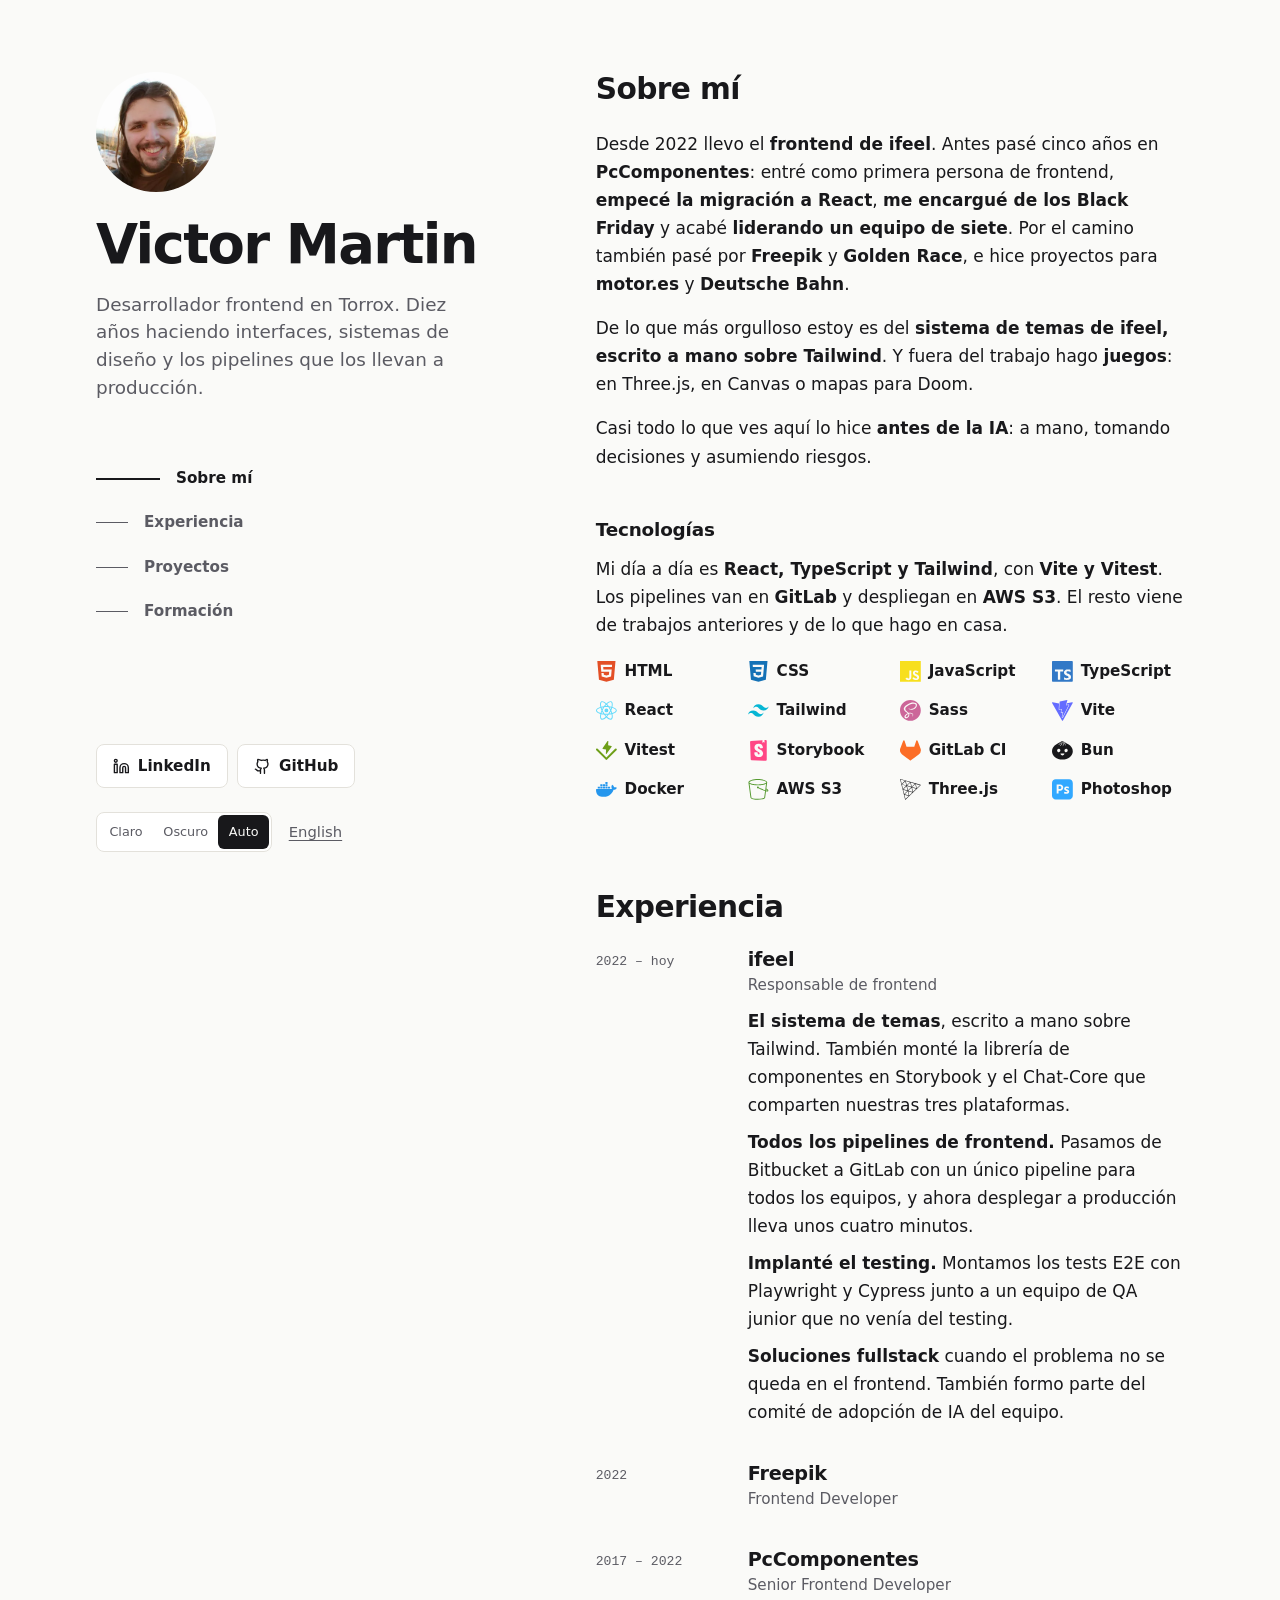
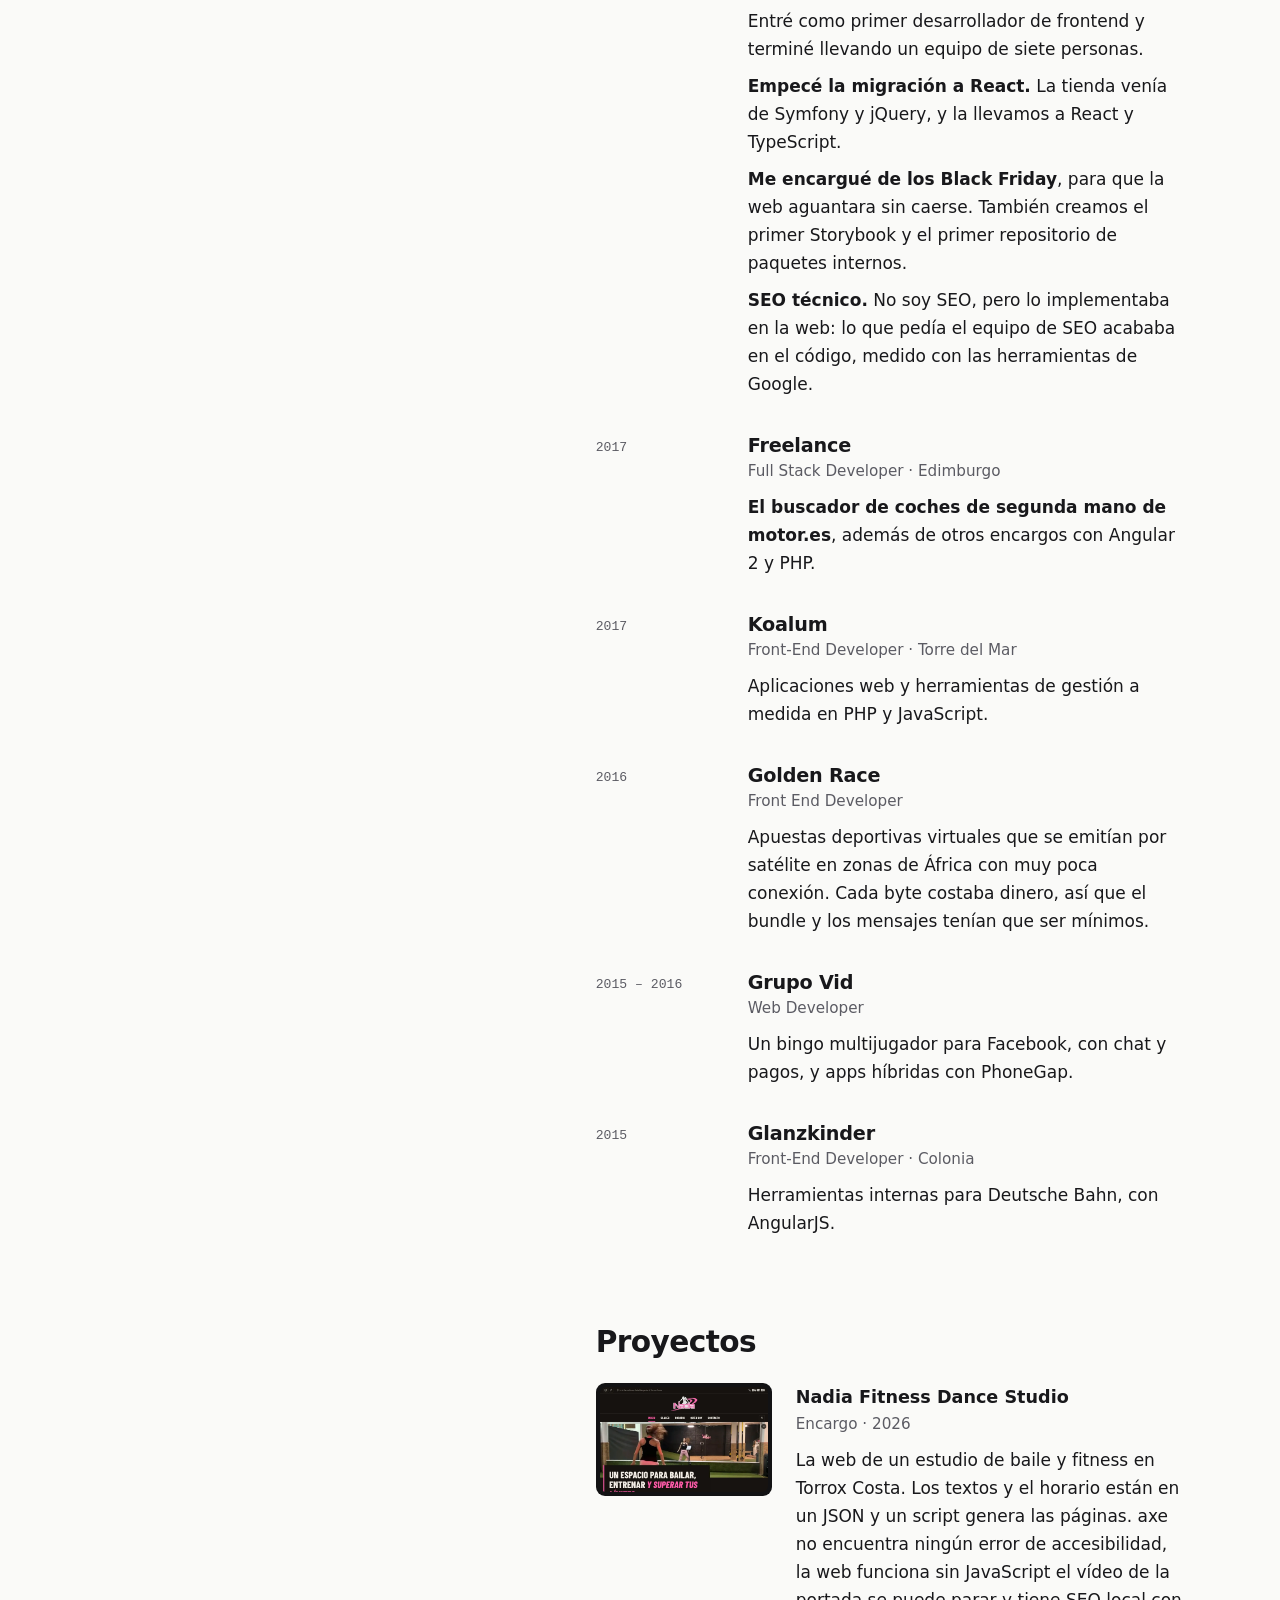
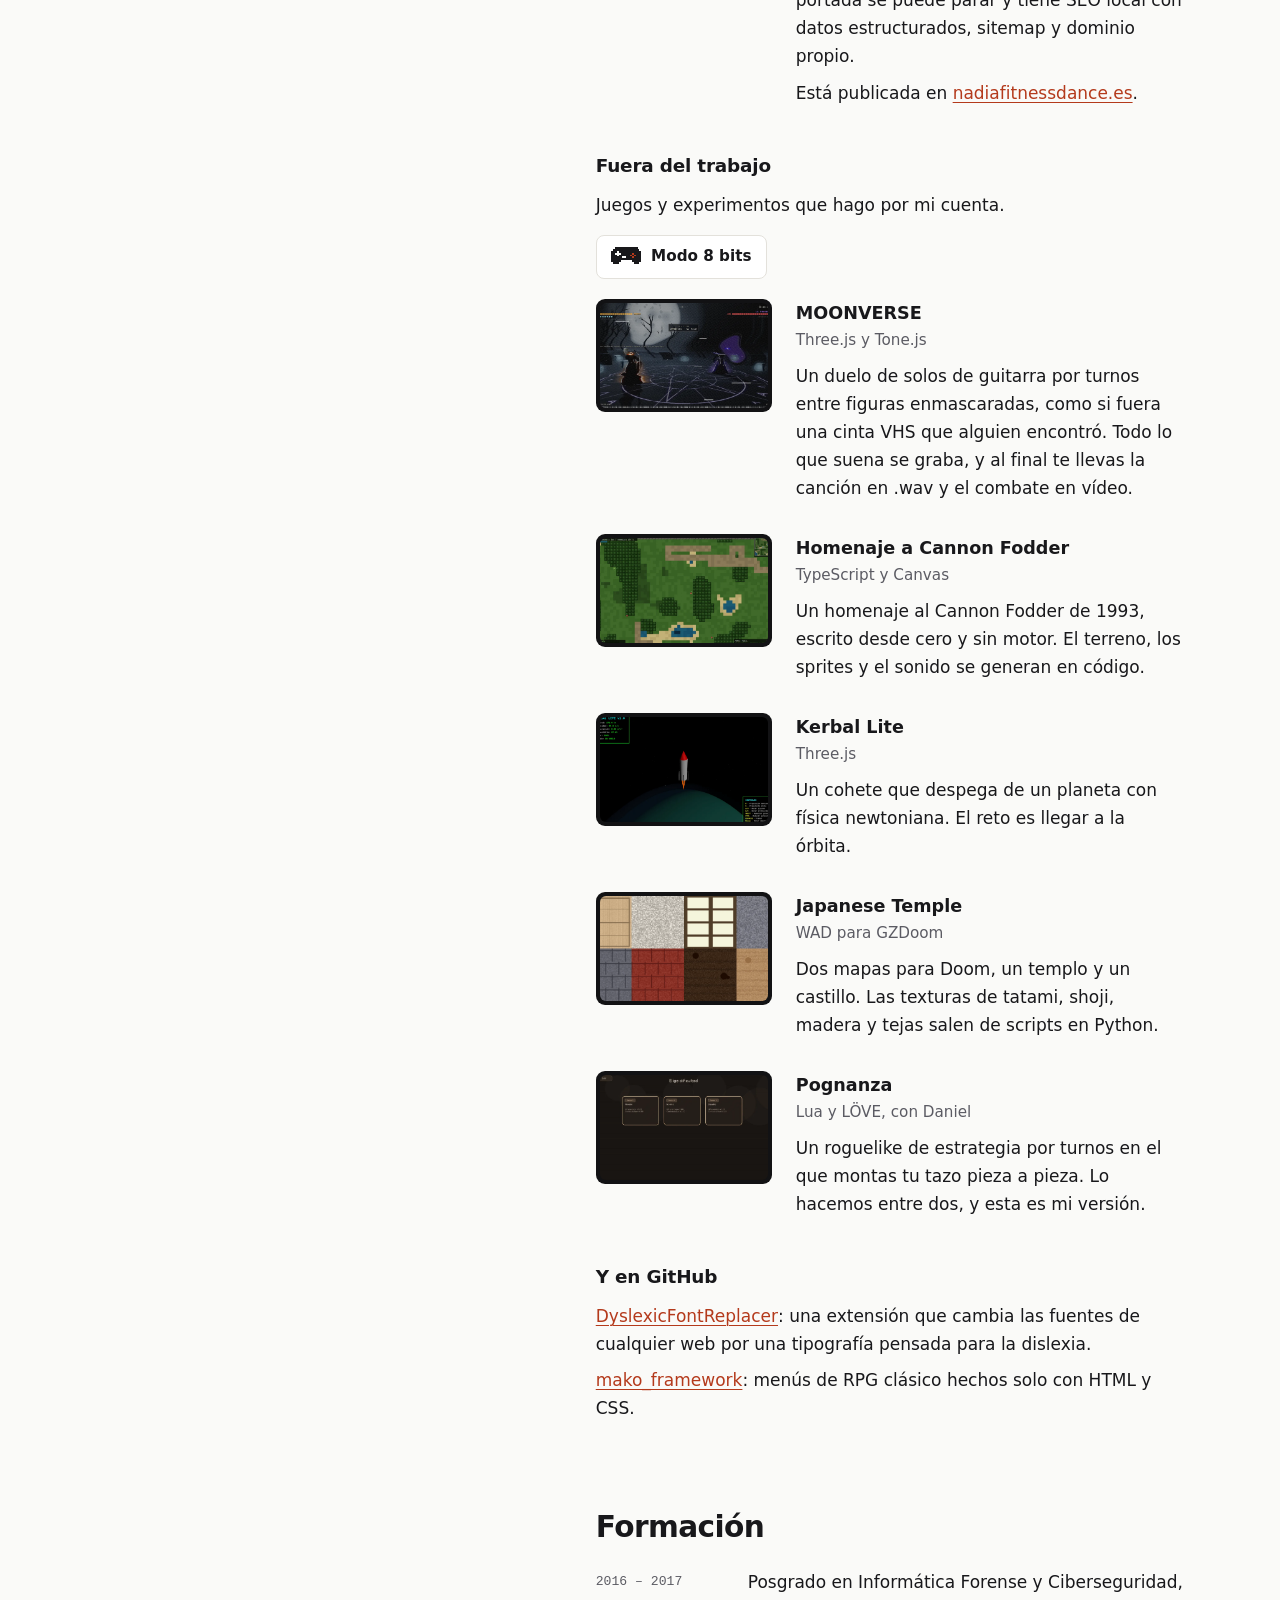
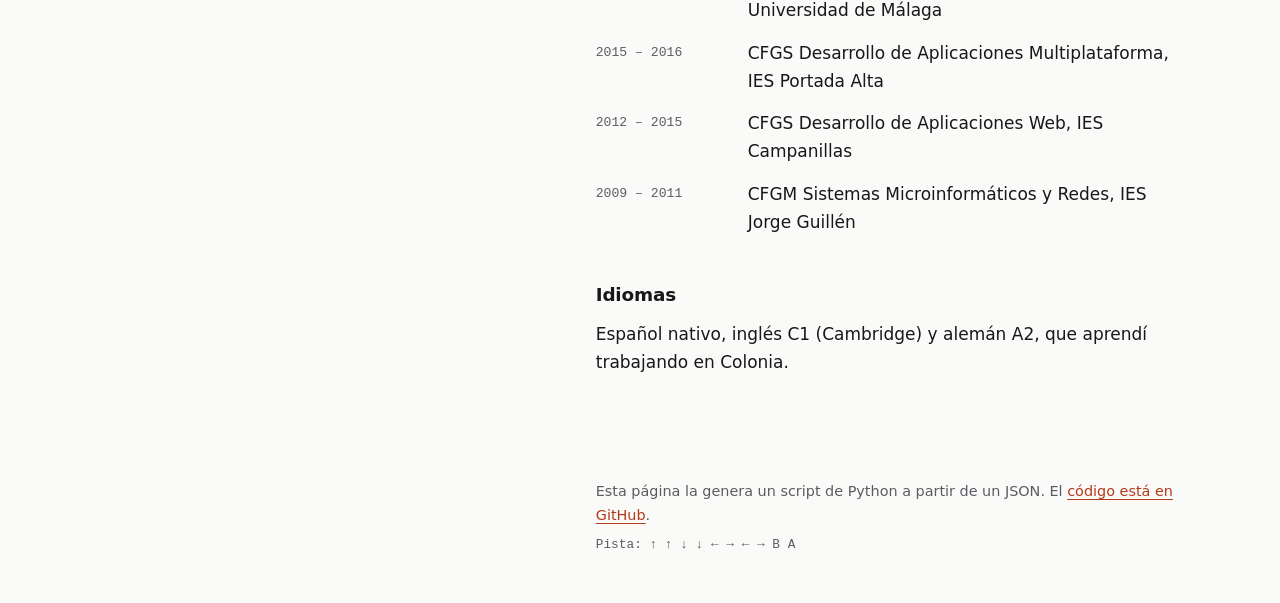
<file: index.html>
<!doctype html>
<html lang="es">
<head>
<meta charset="utf-8">
<meta name="viewport" content="width=device-width, initial-scale=1">
<title>Victor Martin Rodriguez, desarrollador frontend</title>
<meta name="description" content="Desarrollador frontend en Torrox (Málaga). Responsable de frontend en ifeel desde 2022; antes, cinco años en PcComponentes.">
<link rel="canonical" href="https://negimaru.github.io/"><link rel="alternate" hreflang="es" href="https://negimaru.github.io/"><link rel="alternate" hreflang="en" href="https://negimaru.github.io/en/"><link rel="alternate" hreflang="x-default" href="https://negimaru.github.io/">
<meta property="og:type" content="profile">
<meta property="og:title" content="Victor Martin Rodriguez, desarrollador frontend">
<meta property="og:description" content="Desarrollador frontend en Torrox (Málaga). Responsable de frontend en ifeel desde 2022; antes, cinco años en PcComponentes.">
<meta property="og:url" content="https://negimaru.github.io/">
<meta property="og:locale" content="es_ES">
<meta property="og:image" content="https://negimaru.github.io/assets/img/og.png">
<meta property="og:image:width" content="1200"><meta property="og:image:height" content="630">
<meta name="twitter:card" content="summary_large_image">
<link rel="icon" href="assets/img/favicon.svg" type="image/svg+xml">
<script>try{var t=localStorage.getItem("theme");if(t==="dark"||t==="light"||t==="8bit")document.documentElement.dataset.theme=t}catch(_){}</script>
<link rel="stylesheet" href="assets/css/site.css?v=11">
<script src="assets/js/site.js?v=7" defer></script>
</head>
<body>
<a class="skip" href="#main">Saltar al contenido</a>
<div class="layout">
<header class="side">
<div class="tools"><div class="seg" role="group" aria-label="Tema" hidden><button type="button" data-theme-set="light" aria-pressed="false">Claro</button><button type="button" data-theme-set="dark" aria-pressed="false">Oscuro</button><button type="button" data-theme-set="auto" aria-pressed="false">Auto</button></div><a class="lang" href="en/" hreflang="en" lang="en">English</a></div>
<img class="avatar" src="assets/img/me.webp" width="320" height="320" alt="Victor Martin sonriendo al atardecer">
<h1 id="t-intro"><a href="./">Victor Martin</a></h1>
<p class="hud" aria-hidden="true">LV 10 · CLASE: FRONTEND</p>
<p class="lead">Desarrollador frontend en Torrox. Diez años haciendo interfaces, sistemas de diseño y los pipelines que los llevan a producción.</p>
<nav aria-label="Secciones"><ul class="toc"><li><a href="./#sobre-mi">Sobre mí</a></li><li><a href="./#experiencia">Experiencia</a></li><li><a href="./#proyectos">Proyectos</a></li><li><a href="./#formacion">Formación</a></li></ul></nav>
<p class="social"><a class="btn" href="https://www.linkedin.com/in/victor-martin-rodriguez/" target="_blank" rel="noopener"><svg class="i" viewBox="0 0 24 24" fill="none" stroke="currentColor" stroke-width="2" stroke-linecap="round" stroke-linejoin="round" aria-hidden="true" focusable="false"><path d="M16 8a6 6 0 0 1 6 6v7h-4v-7a2 2 0 0 0-4 0v7h-4v-7a6 6 0 0 1 6-6z"/><rect x="2" y="9" width="4" height="12"/><circle cx="4" cy="4" r="2"/></svg>LinkedIn<span class="sr-only"> (se abre en otra pestaña)</span></a><a class="btn" href="https://github.com/negimaru" target="_blank" rel="noopener"><svg class="i" viewBox="0 0 24 24" fill="none" stroke="currentColor" stroke-width="2" stroke-linecap="round" stroke-linejoin="round" aria-hidden="true" focusable="false"><path d="M15 22v-4a4.8 4.8 0 0 0-1-3.5c3 0 6-2 6-5.5.1-1.3-.3-2.5-1-3.5.3-1.2.3-2.4 0-3.5 0 0-1 0-3 1.5a10.4 10.4 0 0 0-5.5 0C6.5 2 5.5 2 5.5 2c-.3 1.1-.3 2.3 0 3.5A5.4 5.4 0 0 0 4.5 9c0 3.5 3 5.5 6 5.5-.4.5-.8 1-1 1.6-.2.6-.3 1.2-.2 1.9v4"/><path d="M9 18c-4.5 2-5-2-7-2"/></svg>GitHub<span class="sr-only"> (se abre en otra pestaña)</span></a></p>
</header>
<main id="main">
<section id="sobre-mi" class="sec" aria-labelledby="t-about">
<h2 id="t-about">Sobre mí</h2>
<div class="story"><p>Desde 2022 llevo el <strong>frontend de ifeel</strong>. Antes pasé cinco años en <strong>PcComponentes</strong>: entré como primera persona de frontend, <strong>empecé la migración a React</strong>, <strong>me encargué de los Black Friday</strong> y acabé <strong>liderando un equipo de siete</strong>. Por el camino también pasé por <strong>Freepik</strong> y <strong>Golden Race</strong>, e hice proyectos para <strong>motor.es</strong> y <strong>Deutsche Bahn</strong>.</p><p>De lo que más orgulloso estoy es del <strong>sistema de temas de ifeel, escrito a mano sobre Tailwind</strong>. Y fuera del trabajo hago <strong>juegos</strong>: en Three.js, en Canvas o mapas para Doom.</p><p>Casi todo lo que ves aquí lo hice <strong>antes de la IA</strong>: a mano, tomando decisiones y asumiendo riesgos.</p></div>
<h3 class="sub">Tecnologías</h3>
<p>Mi día a día es <strong>React, TypeScript y Tailwind</strong>, con <strong>Vite y Vitest</strong>. Los pipelines van en <strong>GitLab</strong> y despliegan en <strong>AWS S3</strong>. El resto viene de trabajos anteriores y de lo que hago en casa.</p>
<ul class="techs"><li class="tech"><svg viewBox="0 0 24 24" aria-hidden="true" focusable="false"><path fill="#E34F26" d="M1.5 0h21l-1.91 21.563L11.977 24l-8.564-2.438L1.5 0zm7.031 9.75l-.232-2.718 10.059.003.23-2.622L5.412 4.41l.698 8.01h9.126l-.326 3.426-2.91.804-2.955-.81-.188-2.11H6.248l.33 4.171L12 19.351l5.379-1.443.744-8.157H8.531z"/></svg><span>HTML</span></li><li class="tech"><svg viewBox="0 0 24 24" aria-hidden="true" focusable="false"><path fill="#1572B6" d="M1.5 0h21l-1.91 21.563L11.977 24l-8.565-2.438L1.5 0zm17.09 4.413L5.41 4.41l.213 2.622 10.125.002-.255 2.716h-6.64l.24 2.573h6.182l-.366 3.523-2.91.804-2.956-.81-.188-2.11h-2.61l.29 3.855L12 19.288l5.373-1.53L18.59 4.414z"/></svg><span>CSS</span></li><li class="tech"><svg viewBox="0 0 24 24" aria-hidden="true" focusable="false"><path fill="#F7DF1E" d="M0 0h24v24H0V0zm22.034 18.276c-.175-1.095-.888-2.015-3.003-2.873-.736-.345-1.554-.585-1.797-1.14-.091-.33-.105-.51-.046-.705.15-.646.915-.84 1.515-.66.39.12.75.42.976.9 1.034-.676 1.034-.676 1.755-1.125-.27-.42-.404-.601-.586-.78-.63-.705-1.469-1.065-2.834-1.034l-.705.089c-.676.165-1.32.525-1.71 1.005-1.14 1.291-.811 3.541.569 4.471 1.365 1.02 3.361 1.244 3.616 2.205.24 1.17-.87 1.545-1.966 1.41-.811-.18-1.26-.586-1.755-1.336l-1.83 1.051c.21.48.45.689.81 1.109 1.74 1.756 6.09 1.666 6.871-1.004.029-.09.24-.705.074-1.65l.046.067zm-8.983-7.245h-2.248c0 1.938-.009 3.864-.009 5.805 0 1.232.063 2.363-.138 2.711-.33.689-1.18.601-1.566.48-.396-.196-.597-.466-.83-.855-.063-.105-.11-.196-.127-.196l-1.825 1.125c.305.63.75 1.172 1.324 1.517.855.51 2.004.675 3.207.405.783-.226 1.458-.691 1.811-1.411.51-.93.402-2.07.397-3.346.012-2.054 0-4.109 0-6.179l.004-.056z"/></svg><span>JavaScript</span></li><li class="tech"><svg viewBox="0 0 24 24" aria-hidden="true" focusable="false"><path fill="#3178C6" d="M1.125 0C.502 0 0 .502 0 1.125v21.75C0 23.498.502 24 1.125 24h21.75c.623 0 1.125-.502 1.125-1.125V1.125C24 .502 23.498 0 22.875 0zm17.363 9.75c.612 0 1.154.037 1.627.111a6.38 6.38 0 0 1 1.306.34v2.458a3.95 3.95 0 0 0-.643-.361 5.093 5.093 0 0 0-.717-.26 5.453 5.453 0 0 0-1.426-.2c-.3 0-.573.028-.819.086a2.1 2.1 0 0 0-.623.242c-.17.104-.3.229-.393.374a.888.888 0 0 0-.14.49c0 .196.053.373.156.529.104.156.252.304.443.444s.423.276.696.41c.273.135.582.274.926.416.47.197.892.407 1.266.628.374.222.695.473.963.753.268.279.472.598.614.957.142.359.214.776.214 1.253 0 .657-.125 1.21-.373 1.656a3.033 3.033 0 0 1-1.012 1.085 4.38 4.38 0 0 1-1.487.596c-.566.12-1.163.18-1.79.18a9.916 9.916 0 0 1-1.84-.164 5.544 5.544 0 0 1-1.512-.493v-2.63a5.033 5.033 0 0 0 3.237 1.2c.333 0 .624-.03.872-.09.249-.06.456-.144.623-.25.166-.108.29-.234.373-.38a1.023 1.023 0 0 0-.074-1.089 2.12 2.12 0 0 0-.537-.5 5.597 5.597 0 0 0-.807-.444 27.72 27.72 0 0 0-1.007-.436c-.918-.383-1.602-.852-2.053-1.405-.45-.553-.676-1.222-.676-2.005 0-.614.123-1.141.369-1.582.246-.441.58-.804 1.004-1.089a4.494 4.494 0 0 1 1.47-.629 7.536 7.536 0 0 1 1.77-.201zm-15.113.188h9.563v2.166H9.506v9.646H6.789v-9.646H3.375z"/></svg><span>TypeScript</span></li><li class="tech"><svg viewBox="0 0 24 24" aria-hidden="true" focusable="false"><path fill="#61DAFB" d="M14.23 12.004a2.236 2.236 0 0 1-2.235 2.236 2.236 2.236 0 0 1-2.236-2.236 2.236 2.236 0 0 1 2.235-2.236 2.236 2.236 0 0 1 2.236 2.236zm2.648-10.69c-1.346 0-3.107.96-4.888 2.622-1.78-1.653-3.542-2.602-4.887-2.602-.41 0-.783.093-1.106.278-1.375.793-1.683 3.264-.973 6.365C1.98 8.917 0 10.42 0 12.004c0 1.59 1.99 3.097 5.043 4.03-.704 3.113-.39 5.588.988 6.38.32.187.69.275 1.102.275 1.345 0 3.107-.96 4.888-2.624 1.78 1.654 3.542 2.603 4.887 2.603.41 0 .783-.09 1.106-.275 1.374-.792 1.683-3.263.973-6.365C22.02 15.096 24 13.59 24 12.004c0-1.59-1.99-3.097-5.043-4.032.704-3.11.39-5.587-.988-6.38-.318-.184-.688-.277-1.092-.278zm-.005 1.09v.006c.225 0 .406.044.558.127.666.382.955 1.835.73 3.704-.054.46-.142.945-.25 1.44-.96-.236-2.006-.417-3.107-.534-.66-.905-1.345-1.727-2.035-2.447 1.592-1.48 3.087-2.292 4.105-2.295zm-9.77.02c1.012 0 2.514.808 4.11 2.28-.686.72-1.37 1.537-2.02 2.442-1.107.117-2.154.298-3.113.538-.112-.49-.195-.964-.254-1.42-.23-1.868.054-3.32.714-3.707.19-.09.4-.127.563-.132zm4.882 3.05c.455.468.91.992 1.36 1.564-.44-.02-.89-.034-1.345-.034-.46 0-.915.01-1.36.034.44-.572.895-1.096 1.345-1.565zM12 8.1c.74 0 1.477.034 2.202.093.406.582.802 1.203 1.183 1.86.372.64.71 1.29 1.018 1.946-.308.655-.646 1.31-1.013 1.95-.38.66-.773 1.288-1.18 1.87-.728.063-1.466.098-2.21.098-.74 0-1.477-.035-2.202-.093-.406-.582-.802-1.204-1.183-1.86-.372-.64-.71-1.29-1.018-1.946.303-.657.646-1.313 1.013-1.954.38-.66.773-1.286 1.18-1.868.728-.064 1.466-.098 2.21-.098zm-3.635.254c-.24.377-.48.763-.704 1.16-.225.39-.435.782-.635 1.174-.265-.656-.49-1.31-.676-1.947.64-.15 1.315-.283 2.015-.386zm7.26 0c.695.103 1.365.23 2.006.387-.18.632-.405 1.282-.66 1.933-.2-.39-.41-.783-.64-1.174-.225-.392-.465-.774-.705-1.146zm3.063.675c.484.15.944.317 1.375.498 1.732.74 2.852 1.708 2.852 2.476-.005.768-1.125 1.74-2.857 2.475-.42.18-.88.342-1.355.493-.28-.958-.646-1.956-1.1-2.98.45-1.017.81-2.01 1.085-2.964zm-13.395.004c.278.96.645 1.957 1.1 2.98-.45 1.017-.812 2.01-1.086 2.964-.484-.15-.944-.318-1.37-.5-1.732-.737-2.852-1.706-2.852-2.474 0-.768 1.12-1.742 2.852-2.476.42-.18.88-.342 1.356-.494zm11.678 4.28c.265.657.49 1.312.676 1.948-.64.157-1.316.29-2.016.39.24-.375.48-.762.705-1.158.225-.39.435-.788.636-1.18zm-9.945.02c.2.392.41.783.64 1.175.23.39.465.772.705 1.143-.695-.102-1.365-.23-2.006-.386.18-.63.406-1.282.66-1.933zM17.92 16.32c.112.493.2.968.254 1.423.23 1.868-.054 3.32-.714 3.708-.147.09-.338.128-.563.128-1.012 0-2.514-.807-4.11-2.28.686-.72 1.37-1.536 2.02-2.44 1.107-.118 2.154-.3 3.113-.54zm-11.83.01c.96.234 2.006.415 3.107.532.66.905 1.345 1.727 2.035 2.446-1.595 1.483-3.092 2.295-4.11 2.295-.22-.005-.406-.05-.553-.132-.666-.38-.955-1.834-.73-3.703.054-.46.142-.944.25-1.438zm4.56.64c.44.02.89.034 1.345.034.46 0 .915-.01 1.36-.034-.44.572-.895 1.095-1.345 1.565-.455-.47-.91-.993-1.36-1.565z"/></svg><span>React</span></li><li class="tech"><svg viewBox="0 0 24 24" aria-hidden="true" focusable="false"><path fill="#06B6D4" d="M12.001,4.8c-3.2,0-5.2,1.6-6,4.8c1.2-1.6,2.6-2.2,4.2-1.8c0.913,0.228,1.565,0.89,2.288,1.624 C13.666,10.618,15.027,12,18.001,12c3.2,0,5.2-1.6,6-4.8c-1.2,1.6-2.6,2.2-4.2,1.8c-0.913-0.228-1.565-0.89-2.288-1.624 C16.337,6.182,14.976,4.8,12.001,4.8z M6.001,12c-3.2,0-5.2,1.6-6,4.8c1.2-1.6,2.6-2.2,4.2-1.8c0.913,0.228,1.565,0.89,2.288,1.624 c1.177,1.194,2.538,2.576,5.512,2.576c3.2,0,5.2-1.6,6-4.8c-1.2,1.6-2.6,2.2-4.2,1.8c-0.913-0.228-1.565-0.89-2.288-1.624 C10.337,13.382,8.976,12,6.001,12z"/></svg><span>Tailwind</span></li><li class="tech"><svg viewBox="0 0 24 24" aria-hidden="true" focusable="false"><path fill="#CC6699" d="M12 0c6.627 0 12 5.373 12 12s-5.373 12-12 12S0 18.627 0 12 5.373 0 12 0zM9.615 15.998c.175.645.156 1.248-.024 1.792l-.065.18c-.024.061-.052.12-.078.176-.14.29-.326.56-.555.81-.698.759-1.672 1.047-2.09.805-.45-.262-.226-1.335.584-2.19.871-.918 2.12-1.509 2.12-1.509v-.003l.108-.061zm9.911-10.861c-.542-2.133-4.077-2.834-7.422-1.645-1.989.707-4.144 1.818-5.693 3.267C4.568 8.48 4.275 9.98 4.396 10.607c.427 2.211 3.457 3.657 4.703 4.73v.006c-.367.18-3.056 1.529-3.686 2.925-.675 1.47.105 2.521.615 2.655 1.575.436 3.195-.36 4.065-1.649.84-1.261.766-2.881.404-3.676.496-.135 1.08-.195 1.83-.104 2.101.24 2.521 1.56 2.43 2.1-.09.539-.523.854-.674.944-.15.091-.195.12-.181.181.015.09.091.09.21.075.165-.03 1.096-.45 1.141-1.471.045-1.29-1.186-2.729-3.375-2.7-.9.016-1.471.091-1.875.256-.03-.045-.061-.075-.105-.105-1.35-1.455-3.855-2.475-3.75-4.41.03-.705.285-2.564 4.8-4.814 3.705-1.846 6.661-1.335 7.171-.21.733 1.604-1.576 4.59-5.431 5.024-1.47.165-2.235-.404-2.431-.615-.209-.225-.239-.24-.314-.194-.12.06-.045.255 0 .375.12.3.585.825 1.396 1.095.704.225 2.43.359 4.5-.45 2.324-.899 4.139-3.405 3.614-5.505l.073.067z"/></svg><span>Sass</span></li><li class="tech"><svg viewBox="0 0 24 24" aria-hidden="true" focusable="false"><path fill="#646CFF" d="m8.286 10.578.512-8.657a.306.306 0 0 1 .247-.282L17.377.006a.306.306 0 0 1 .353.385l-1.558 5.403a.306.306 0 0 0 .352.385l2.388-.46a.306.306 0 0 1 .332.438l-6.79 13.55-.123.19a.294.294 0 0 1-.252.14c-.177 0-.35-.152-.305-.369l1.095-5.301a.306.306 0 0 0-.388-.355l-1.433.435a.306.306 0 0 1-.389-.354l.69-3.375a.306.306 0 0 0-.37-.36l-2.32.536a.306.306 0 0 1-.374-.316zm14.976-7.926L17.284 3.74l-.544 1.887 2.077-.4a.8.8 0 0 1 .84.369.8.8 0 0 1 .034.783L12.9 19.93l-.013.025-.015.023-.122.19a.801.801 0 0 1-.672.37.826.826 0 0 1-.634-.302.8.8 0 0 1-.16-.67l1.029-4.981-1.12.34a.81.81 0 0 1-.86-.262.802.802 0 0 1-.165-.67l.63-3.08-2.027.468a.808.808 0 0 1-.768-.233.81.81 0 0 1-.217-.6l.389-6.57-7.44-1.33a.612.612 0 0 0-.64.906L11.58 23.691a.612.612 0 0 0 1.066-.004l11.26-20.135a.612.612 0 0 0-.644-.9z"/></svg><span>Vite</span></li><li class="tech"><svg viewBox="0 0 24 24" aria-hidden="true" focusable="false"><path fill="#6E9F18" d="M13.74024 1.05293a.49504.49504 0 0 0-.1569.02512.49338.49338 0 0 0-.25056.1876L7.59513 9.56159a.4895.4895 0 0 0-.08373.22327.48846.48846 0 0 0 .03163.23629.4893.4893 0 0 0 .13985.19319.4927.4927 0 0 0 .2149.10481l3.70685.78609-.22947 4.58007a.48834.48834 0 0 0 .08466.30017.49205.49205 0 0 0 .24931.18854c.10157.03398.21174.03444.3135.00064a.49387.49387 0 0 0 .25056-.18761l5.73735-8.29594a.4884.4884 0 0 0 .08404-.22327c.009-.08015-.0016-.16137-.03163-.23629a.48835.48835 0 0 0-.13985-.19319.49318.49318 0 0 0-.2149-.1048l-3.70686-.7861.22947-4.58008a.48802.48802 0 0 0-.08466-.30017.4913.4913 0 0 0-.24931-.18853.49439.49439 0 0 0-.1566-.02574zM1.15697 9.78795c-.30647.0012-.60009.12378-.81679.34048a1.16107 1.16107 0 0 0-.34017.81648 1.162 1.162 0 0 0 .33366.81957l10.84241 10.8421a1.15762 1.15762 0 0 0 .37677.25211 1.1583 1.1583 0 0 0 .44467.08838c.00084 0 .0016-.00031.0025-.00031.00073 0 .0014.00031.0022.00031a1.15827 1.15827 0 0 0 .44467-.08838 1.15731 1.15731 0 0 0 .37677-.2521l10.84236-10.8421a1.16272 1.16272 0 0 0 .33397-.81958c-.0013-.30647-.12376-.59976-.34048-.81648a1.1616 1.1616 0 0 0-.81679-.34048 1.16114 1.16114 0 0 0-.81926.33366l-5.4012 5.4009c-.0078.0074-.01718.01255-.02482.02015L12 20.14011l-4.59776-4.59745c-.0074-.0074-.01659-.01238-.02419-.01954l-5.4015-5.40151a1.162 1.162 0 0 0-.81958-.33366Z"/></svg><span>Vitest</span></li><li class="tech"><svg viewBox="0 0 24 24" aria-hidden="true" focusable="false"><path fill="#FF4785" d="M16.71.243l-.12 2.71a.18.18 0 00.29.15l1.06-.8.9.7a.18.18 0 00.28-.14l-.1-2.76 1.33-.1a1.2 1.2 0 011.279 1.2v21.596a1.2 1.2 0 01-1.26 1.2l-16.096-.72a1.2 1.2 0 01-1.15-1.16l-.75-19.797a1.2 1.2 0 011.13-1.27L16.7.222zM13.64 9.3c0 .47 3.16.24 3.59-.08 0-3.2-1.72-4.89-4.859-4.89-3.15 0-4.899 1.72-4.899 4.29 0 4.45 5.999 4.53 5.999 6.959 0 .7-.32 1.1-1.05 1.1-.96 0-1.35-.49-1.3-2.16 0-.36-3.649-.48-3.769 0-.27 4.03 2.23 5.2 5.099 5.2 2.79 0 4.969-1.49 4.969-4.18 0-4.77-6.099-4.64-6.099-6.999 0-.97.72-1.1 1.13-1.1.45 0 1.25.07 1.19 1.87z"/></svg><span>Storybook</span></li><li class="tech"><svg viewBox="0 0 24 24" aria-hidden="true" focusable="false"><path fill="#FC6D26" d="m23.6004 9.5927-.0337-.0862L20.3.9814a.851.851 0 0 0-.3362-.405.8748.8748 0 0 0-.9997.0539.8748.8748 0 0 0-.29.4399l-2.2055 6.748H7.5375l-2.2057-6.748a.8573.8573 0 0 0-.29-.4412.8748.8748 0 0 0-.9997-.0537.8585.8585 0 0 0-.3362.4049L.4332 9.5015l-.0325.0862a6.0657 6.0657 0 0 0 2.0119 7.0105l.0113.0087.03.0213 4.976 3.7264 2.462 1.8633 1.4995 1.1321a1.0085 1.0085 0 0 0 1.2197 0l1.4995-1.1321 2.4619-1.8633 5.006-3.7489.0125-.01a6.0682 6.0682 0 0 0 2.0094-7.003z"/></svg><span>GitLab CI</span></li><li class="tech"><svg viewBox="0 0 24 24" aria-hidden="true" focusable="false"><path fill="currentColor" d="M12 22.596c6.628 0 12-4.338 12-9.688 0-3.318-2.057-6.248-5.219-7.986-1.286-.715-2.297-1.357-3.139-1.89C14.058 2.025 13.08 1.404 12 1.404c-1.097 0-2.334.785-3.966 1.821a49.92 49.92 0 0 1-2.816 1.697C2.057 6.66 0 9.59 0 12.908c0 5.35 5.372 9.687 12 9.687v.001ZM10.599 4.715c.334-.759.503-1.58.498-2.409 0-.145.202-.187.23-.029.658 2.783-.902 4.162-2.057 4.624-.124.048-.199-.121-.103-.209a5.763 5.763 0 0 0 1.432-1.977Zm2.058-.102a5.82 5.82 0 0 0-.782-2.306v-.016c-.069-.123.086-.263.185-.172 1.962 2.111 1.307 4.067.556 5.051-.082.103-.23-.003-.189-.126a5.85 5.85 0 0 0 .23-2.431Zm1.776-.561a5.727 5.727 0 0 0-1.612-1.806v-.014c-.112-.085-.024-.274.114-.218 2.595 1.087 2.774 3.18 2.459 4.407a.116.116 0 0 1-.049.071.11.11 0 0 1-.153-.026.122.122 0 0 1-.022-.083 5.891 5.891 0 0 0-.737-2.331Zm-5.087.561c-.617.546-1.282.76-2.063 1-.117 0-.195-.078-.156-.181 1.752-.909 2.376-1.649 2.999-2.778 0 0 .155-.118.188.085 0 .304-.349 1.329-.968 1.874Zm4.945 11.237a2.957 2.957 0 0 1-.937 1.553c-.346.346-.8.565-1.286.62a2.178 2.178 0 0 1-1.327-.62 2.955 2.955 0 0 1-.925-1.553.244.244 0 0 1 .064-.198.234.234 0 0 1 .193-.069h3.965a.226.226 0 0 1 .19.07c.05.053.073.125.063.197Zm-5.458-2.176a1.862 1.862 0 0 1-2.384-.245 1.98 1.98 0 0 1-.233-2.447c.207-.319.503-.566.848-.713a1.84 1.84 0 0 1 1.092-.11c.366.075.703.261.967.531a1.98 1.98 0 0 1 .408 2.114 1.931 1.931 0 0 1-.698.869v.001Zm8.495.005a1.86 1.86 0 0 1-2.381-.253 1.964 1.964 0 0 1-.547-1.366c0-.384.11-.76.32-1.079.207-.319.503-.567.849-.713a1.844 1.844 0 0 1 1.093-.108c.367.076.704.262.968.534a1.98 1.98 0 0 1 .4 2.117 1.932 1.932 0 0 1-.702.868Z"/></svg><span>Bun</span></li><li class="tech"><svg viewBox="0 0 24 24" aria-hidden="true" focusable="false"><path fill="#2496ED" d="M13.983 11.078h2.119a.186.186 0 00.186-.185V9.006a.186.186 0 00-.186-.186h-2.119a.185.185 0 00-.185.185v1.888c0 .102.083.185.185.185m-2.954-5.43h2.118a.186.186 0 00.186-.186V3.574a.186.186 0 00-.186-.185h-2.118a.185.185 0 00-.185.185v1.888c0 .102.082.185.185.185m0 2.716h2.118a.187.187 0 00.186-.186V6.29a.186.186 0 00-.186-.185h-2.118a.185.185 0 00-.185.185v1.887c0 .102.082.185.185.186m-2.93 0h2.12a.186.186 0 00.184-.186V6.29a.185.185 0 00-.185-.185H8.1a.185.185 0 00-.185.185v1.887c0 .102.083.185.185.186m-2.964 0h2.119a.186.186 0 00.185-.186V6.29a.185.185 0 00-.185-.185H5.136a.186.186 0 00-.186.185v1.887c0 .102.084.185.186.186m5.893 2.715h2.118a.186.186 0 00.186-.185V9.006a.186.186 0 00-.186-.186h-2.118a.185.185 0 00-.185.185v1.888c0 .102.082.185.185.185m-2.93 0h2.12a.185.185 0 00.184-.185V9.006a.185.185 0 00-.184-.186h-2.12a.185.185 0 00-.184.185v1.888c0 .102.083.185.185.185m-2.964 0h2.119a.185.185 0 00.185-.185V9.006a.185.185 0 00-.184-.186h-2.12a.186.186 0 00-.186.186v1.887c0 .102.084.185.186.185m-2.92 0h2.12a.185.185 0 00.184-.185V9.006a.185.185 0 00-.184-.186h-2.12a.185.185 0 00-.184.185v1.888c0 .102.082.185.185.185M23.763 9.89c-.065-.051-.672-.51-1.954-.51-.338.001-.676.03-1.01.087-.248-1.7-1.653-2.53-1.716-2.566l-.344-.199-.226.327c-.284.438-.49.922-.612 1.43-.23.97-.09 1.882.403 2.661-.595.332-1.55.413-1.744.42H.751a.751.751 0 00-.75.748 11.376 11.376 0 00.692 4.062c.545 1.428 1.355 2.48 2.41 3.124 1.18.723 3.1 1.137 5.275 1.137.983.003 1.963-.086 2.93-.266a12.248 12.248 0 003.823-1.389c.98-.567 1.86-1.288 2.61-2.136 1.252-1.418 1.998-2.997 2.553-4.4h.221c1.372 0 2.215-.549 2.68-1.009.309-.293.55-.65.707-1.046l.098-.288Z"/></svg><span>Docker</span></li><li class="tech"><svg viewBox="0 0 24 24" aria-hidden="true" focusable="false"><path fill="#569A31" d="M20.913 13.147l.12-.895c.947.576 1.258.922 1.354 1.071-.16.031-.562.046-1.474-.176zm-2.174 7.988a.547.547 0 0 0-.005.073c0 .084-.207.405-1.124.768a10.28 10.28 0 0 1-1.438.432c-1.405.325-3.128.504-4.853.504-4.612 0-7.412-1.184-7.412-1.704a.547.547 0 0 0-.005-.073L1.81 5.602c.135.078.28.154.432.227.042.02.086.038.128.057.134.062.272.122.417.18l.179.069c.154.058.314.114.478.168.043.013.084.029.13.043.207.065.423.127.646.187l.176.044c.175.044.353.087.534.127a23.414 23.414 0 0 0 .843.17l.121.023c.252.045.508.085.768.122.071.011.144.02.216.03.2.027.4.053.604.077l.24.027c.245.026.49.05.74.07l.081.009c.275.022.552.04.83.056l.233.012c.21.01.422.018.633.025a33.088 33.088 0 0 0 2.795-.026l.232-.011c.278-.016.555-.034.83-.056l.08-.008c.25-.02.497-.045.742-.072l.238-.026c.205-.024.408-.05.609-.077.07-.01.141-.019.211-.03.261-.037.519-.078.772-.122l.111-.02c.215-.04.427-.082.634-.125l.212-.047c.186-.041.368-.085.546-.13l.166-.042c.225-.06.444-.122.654-.189.04-.012.077-.026.115-.038a10.6 10.6 0 0 0 .493-.173c.058-.021.114-.044.17-.066.15-.06.293-.12.43-.185.038-.017.079-.034.116-.052.153-.073.3-.15.436-.228l-.976 7.245c-2.488-.78-5.805-2.292-7.311-3a1.09 1.09 0 0 0-1.088-1.085c-.6 0-1.088.489-1.088 1.088 0 .6.488 1.089 1.088 1.089.196 0 .378-.056.537-.148 1.72.812 5.144 2.367 7.715 3.15zm-7.42-20.047c5.677 0 9.676 1.759 9.75 2.736l-.014.113c-.01.033-.031.067-.048.101-.015.028-.026.057-.047.087-.024.033-.058.068-.09.102-.028.03-.051.06-.084.09-.038.035-.087.07-.133.105-.04.03-.074.06-.119.091-.053.036-.116.071-.177.107-.05.03-.095.06-.15.09-.068.036-.147.073-.222.11-.059.028-.114.057-.177.085-.084.038-.177.074-.268.111-.068.027-.13.054-.203.082-.097.036-.205.072-.31.107-.075.026-.148.053-.228.079-.111.035-.233.069-.35.103-.085.024-.165.05-.253.073-.124.034-.258.065-.389.098-.093.022-.181.046-.278.068-.139.032-.287.061-.433.091-.098.02-.191.041-.293.06-.155.03-.32.057-.482.084-.1.018-.198.036-.302.052-.166.026-.342.048-.515.072-.11.014-.213.03-.325.044-.181.023-.372.041-.56.06-.11.012-.218.025-.332.036-.188.016-.386.029-.58.043-.122.009-.24.02-.364.028-.207.012-.422.02-.635.028-.12.005-.234.012-.354.016a35.605 35.605 0 0 1-2.069 0c-.12-.004-.234-.011-.352-.016-.214-.008-.43-.016-.637-.028-.122-.008-.238-.02-.36-.027-.195-.015-.394-.028-.584-.044-.11-.01-.215-.024-.324-.035-.19-.02-.384-.038-.568-.06l-.315-.044c-.176-.024-.355-.046-.525-.073-.1-.015-.192-.033-.29-.05-.167-.028-.335-.055-.494-.086-.096-.018-.183-.038-.276-.056-.151-.032-.305-.062-.45-.095-.09-.02-.173-.043-.26-.064-.138-.034-.277-.067-.407-.102-.082-.022-.157-.046-.235-.069a11.75 11.75 0 0 1-.368-.108c-.075-.024-.141-.049-.213-.073-.11-.037-.223-.075-.325-.113-.067-.025-.125-.051-.188-.077-.096-.038-.195-.076-.282-.115-.06-.027-.11-.054-.166-.08-.08-.039-.162-.077-.233-.116-.052-.028-.094-.055-.142-.084-.063-.038-.13-.075-.185-.113-.043-.029-.075-.058-.113-.086-.048-.037-.098-.073-.139-.11-.032-.029-.054-.057-.08-.087-.033-.035-.069-.07-.093-.104-.02-.03-.031-.058-.046-.086-.018-.035-.039-.068-.049-.102l-.015-.113c.076-.977 4.074-2.736 9.748-2.736zm12.182 12.124c-.118-.628-.84-1.291-2.31-2.128l.963-7.16a.531.531 0 0 0 .005-.073C22.16 1.581 16.447 0 11.32 0 6.194 0 .482 1.581.482 3.851a.58.58 0 0 0 .005.072L2.819 21.25c.071 2.002 5.236 2.75 8.5 2.75 1.805 0 3.615-.188 5.098-.531.598-.138 1.133-.3 1.592-.48 1.18-.467 1.789-1.053 1.813-1.739l.945-7.018c.557.131 1.016.197 1.389.197.54 0 .902-.137 1.134-.413a.956.956 0 0 0 .21-.804Z"/></svg><span>AWS S3</span></li><li class="tech"><svg viewBox="0 0 24 24" aria-hidden="true" focusable="false"><path fill="currentColor" d="M.38 0a.268.268 0 0 0-.256.332l2.894 11.716a.268.268 0 0 0 .01.04l2.89 11.708a.268.268 0 0 0 .447.128L23.802 7.15a.268.268 0 0 0-.112-.45l-5.784-1.667a.268.268 0 0 0-.123-.035L6.38 1.715a.268.268 0 0 0-.144-.04L.456.01A.268.268 0 0 0 .38 0zm.374.654L5.71 2.08 1.99 5.664zM6.61 2.34l4.864 1.4-3.65 3.515zm-.522.12l1.217 4.926-4.877-1.4zm6.28 1.538l4.878 1.404-3.662 3.53zm-.52.13l1.208 4.9-4.853-1.392zm6.3 1.534l4.947 1.424-3.715 3.574zm-.524.12l1.215 4.926-4.876-1.398zm-15.432.696l4.964 1.424-3.726 3.586zM8.047 8.15l4.877 1.4-3.66 3.527zm-.518.137l1.236 5.017-4.963-1.432zm6.274 1.535l4.965 1.425-3.73 3.586zm-.52.127l1.235 5.012-4.958-1.43zm-9.63 2.438l4.873 1.406-3.656 3.523zm5.854 1.687l4.863 1.403-3.648 3.51zm-.54.04l1.214 4.927-4.875-1.4zm-3.896 4.02l5.037 1.442-3.782 3.638z"/></svg><span>Three.js</span></li><li class="tech"><svg viewBox="0 0 24 24" aria-hidden="true" focusable="false"><path fill="#31A8FF" d="M9.85 8.42c-.37-.15-.77-.21-1.18-.2-.26 0-.49 0-.68.01-.2-.01-.34 0-.41.01v3.36c.14.01.27.02.39.02h.53c.39 0 .78-.06 1.15-.18.32-.09.6-.28.82-.53.21-.25.31-.59.31-1.03.01-.31-.07-.62-.23-.89-.17-.26-.41-.46-.7-.57zM19.75.3H4.25C1.9.3 0 2.2 0 4.55v14.899c0 2.35 1.9 4.25 4.25 4.25h15.5c2.35 0 4.25-1.9 4.25-4.25V4.55C24 2.2 22.1.3 19.75.3zm-7.391 11.65c-.399.56-.959.98-1.609 1.22-.68.25-1.43.34-2.25.34-.24 0-.4 0-.5-.01s-.24-.01-.43-.01v3.209c.01.07-.04.131-.11.141H5.52c-.08 0-.12-.041-.12-.131V6.42c0-.07.03-.11.1-.11.17 0 .33 0 .56-.01.24-.01.49-.01.76-.02s.56-.01.87-.02c.31-.01.61-.01.91-.01.82 0 1.5.1 2.06.31.5.17.96.45 1.34.82.32.32.57.71.73 1.14.149.42.229.85.229 1.3.001.86-.199 1.57-.6 2.13zm7.091 3.89c-.28.4-.671.709-1.12.891-.49.209-1.09.318-1.811.318-.459 0-.91-.039-1.359-.129-.35-.061-.7-.17-1.02-.32-.07-.039-.121-.109-.111-.189v-1.74c0-.029.011-.07.041-.09.029-.02.06-.01.09.01.39.23.8.391 1.24.49.379.1.779.15 1.18.15.38 0 .65-.051.83-.141.16-.07.27-.24.27-.42 0-.141-.08-.27-.24-.4-.16-.129-.489-.279-.979-.471-.51-.18-.979-.42-1.42-.719-.31-.221-.569-.51-.761-.85-.159-.32-.239-.67-.229-1.021 0-.43.12-.84.341-1.21.25-.4.619-.72 1.049-.92.469-.239 1.059-.349 1.769-.349.41 0 .83.03 1.24.09.3.04.59.12.86.23.039.01.08.05.1.09.01.04.02.08.02.12v1.63c0 .04-.02.08-.05.1-.09.02-.14.02-.18 0-.3-.16-.62-.27-.96-.34-.37-.08-.74-.13-1.12-.13-.2-.01-.41.02-.601.07-.129.03-.24.1-.31.2-.05.08-.08.18-.08.27s.04.18.101.26c.09.11.209.2.34.27.229.12.47.23.709.33.541.18 1.061.43 1.541.73.33.209.6.49.789.83.16.318.24.67.23 1.029.011.471-.129.94-.389 1.331z"/></svg><span>Photoshop</span></li></ul>
</section>

<section id="experiencia" class="sec" aria-labelledby="t-work">
<h2 id="t-work">Experiencia</h2>
<ol class="rows"><li class="row"><p class="when">2022 – hoy</p><div class="what"><h3>ifeel</h3><p class="role">Responsable de frontend</p><p><strong>El sistema de temas</strong>, escrito a mano sobre Tailwind. También monté la librería de componentes en Storybook y el Chat-Core que comparten nuestras tres plataformas.</p><p><strong>Todos los pipelines de frontend.</strong> Pasamos de Bitbucket a GitLab con un único pipeline para todos los equipos, y ahora desplegar a producción lleva unos cuatro minutos.</p><p><strong>Implanté el testing.</strong> Montamos los tests E2E con Playwright y Cypress junto a un equipo de QA junior que no venía del testing.</p><p><strong>Soluciones fullstack</strong> cuando el problema no se queda en el frontend. También formo parte del comité de adopción de IA del equipo.</p></div></li><li class="row"><p class="when">2022</p><div class="what"><h3>Freepik</h3><p class="role">Frontend Developer</p></div></li><li class="row"><p class="when">2017 – 2022</p><div class="what"><h3>PcComponentes</h3><p class="role">Senior Frontend Developer</p><p>Entré como primer desarrollador de frontend y terminé llevando un equipo de siete personas.</p><p><strong>Empecé la migración a React.</strong> La tienda venía de Symfony y jQuery, y la llevamos a React y TypeScript.</p><p><strong>Me encargué de los Black Friday</strong>, para que la web aguantara sin caerse. También creamos el primer Storybook y el primer repositorio de paquetes internos.</p><p><strong>SEO técnico.</strong> No soy SEO, pero lo implementaba en la web: lo que pedía el equipo de SEO acababa en el código, medido con las herramientas de Google.</p></div></li><li class="row"><p class="when">2017</p><div class="what"><h3>Freelance</h3><p class="role">Full Stack Developer · Edimburgo</p><p><strong>El buscador de coches de segunda mano de motor.es</strong>, además de otros encargos con Angular 2 y PHP.</p></div></li><li class="row"><p class="when">2017</p><div class="what"><h3>Koalum</h3><p class="role">Front-End Developer · Torre del Mar</p><p>Aplicaciones web y herramientas de gestión a medida en PHP y JavaScript.</p></div></li><li class="row"><p class="when">2016</p><div class="what"><h3>Golden Race</h3><p class="role">Front End Developer</p><p>Apuestas deportivas virtuales que se emitían por satélite en zonas de África con muy poca conexión. Cada byte costaba dinero, así que el bundle y los mensajes tenían que ser mínimos.</p></div></li><li class="row"><p class="when">2015 – 2016</p><div class="what"><h3>Grupo Vid</h3><p class="role">Web Developer</p><p>Un bingo multijugador para Facebook, con chat y pagos, y apps híbridas con PhoneGap.</p></div></li><li class="row"><p class="when">2015</p><div class="what"><h3>Glanzkinder</h3><p class="role">Front-End Developer · Colonia</p><p>Herramientas internas para Deutsche Bahn, con AngularJS.</p></div></li></ol>
</section>

<section id="proyectos" class="sec" aria-labelledby="t-proj">
<h2 id="t-proj">Proyectos</h2>
<ul class="projs"><li class="proj"><figure class="screen"><img src="assets/img/nadia.webp" width="1200" height="750" alt="Portada de la web de Nadia Fitness Dance Studio" loading="lazy" decoding="async"></figure><div><h3>Nadia Fitness Dance Studio</h3><p class="role">Encargo · 2026</p><p>La web de un estudio de baile y fitness en Torrox Costa. Los textos y el horario están en un JSON y un script genera las páginas. axe no encuentra ningún error de accesibilidad, la web funciona sin JavaScript el vídeo de la portada se puede parar y tiene SEO local con datos estructurados, sitemap y dominio propio.</p><p>Está publicada en <a href="https://nadiafitnessdance.es/" target="_blank" rel="noopener">nadiafitnessdance.es<span class="sr-only"> (se abre en otra pestaña)</span></a>.</p></div></li></ul>
<h3 class="sub">Fuera del trabajo</h3>
<p>Juegos y experimentos que hago por mi cuenta.</p>
<p><button class="play8" type="button" aria-pressed="false" hidden><svg class="pad" viewBox="0 0 16 10" shape-rendering="crispEdges" aria-hidden="true" focusable="false"><rect x="2" y="0" width="1" height="1" fill="currentColor"/><rect x="3" y="0" width="1" height="1" fill="currentColor"/><rect x="4" y="0" width="1" height="1" fill="currentColor"/><rect x="5" y="0" width="1" height="1" fill="currentColor"/><rect x="6" y="0" width="1" height="1" fill="currentColor"/><rect x="7" y="0" width="1" height="1" fill="currentColor"/><rect x="8" y="0" width="1" height="1" fill="currentColor"/><rect x="9" y="0" width="1" height="1" fill="currentColor"/><rect x="10" y="0" width="1" height="1" fill="currentColor"/><rect x="11" y="0" width="1" height="1" fill="currentColor"/><rect x="12" y="0" width="1" height="1" fill="currentColor"/><rect x="13" y="0" width="1" height="1" fill="currentColor"/><rect x="1" y="1" width="1" height="1" fill="currentColor"/><rect x="2" y="1" width="1" height="1" fill="currentColor"/><rect x="3" y="1" width="1" height="1" fill="currentColor"/><rect x="4" y="1" width="1" height="1" fill="currentColor"/><rect x="5" y="1" width="1" height="1" fill="currentColor"/><rect x="6" y="1" width="1" height="1" fill="currentColor"/><rect x="7" y="1" width="1" height="1" fill="currentColor"/><rect x="8" y="1" width="1" height="1" fill="currentColor"/><rect x="9" y="1" width="1" height="1" fill="currentColor"/><rect x="10" y="1" width="1" height="1" fill="currentColor"/><rect x="11" y="1" width="1" height="1" fill="currentColor"/><rect x="12" y="1" width="1" height="1" fill="currentColor"/><rect x="13" y="1" width="1" height="1" fill="currentColor"/><rect x="14" y="1" width="1" height="1" fill="currentColor"/><rect x="0" y="2" width="1" height="1" fill="currentColor"/><rect x="1" y="2" width="1" height="1" fill="currentColor"/><rect x="2" y="2" width="1" height="1" fill="currentColor"/><rect x="3" y="2" width="1" height="1" fill="var(--bg)"/><rect x="4" y="2" width="1" height="1" fill="currentColor"/><rect x="5" y="2" width="1" height="1" fill="currentColor"/><rect x="6" y="2" width="1" height="1" fill="currentColor"/><rect x="7" y="2" width="1" height="1" fill="currentColor"/><rect x="8" y="2" width="1" height="1" fill="currentColor"/><rect x="9" y="2" width="1" height="1" fill="currentColor"/><rect x="10" y="2" width="1" height="1" fill="currentColor"/><rect x="11" y="2" width="1" height="1" fill="currentColor"/><rect x="12" y="2" width="1" height="1" fill="currentColor"/><rect x="13" y="2" width="1" height="1" fill="currentColor"/><rect x="14" y="2" width="1" height="1" fill="currentColor"/><rect x="15" y="2" width="1" height="1" fill="currentColor"/><rect x="0" y="3" width="1" height="1" fill="currentColor"/><rect x="1" y="3" width="1" height="1" fill="currentColor"/><rect x="2" y="3" width="1" height="1" fill="var(--bg)"/><rect x="3" y="3" width="1" height="1" fill="var(--bg)"/><rect x="4" y="3" width="1" height="1" fill="var(--bg)"/><rect x="5" y="3" width="1" height="1" fill="currentColor"/><rect x="6" y="3" width="1" height="1" fill="currentColor"/><rect x="7" y="3" width="1" height="1" fill="currentColor"/><rect x="8" y="3" width="1" height="1" fill="currentColor"/><rect x="9" y="3" width="1" height="1" fill="currentColor"/><rect x="10" y="3" width="1" height="1" fill="currentColor"/><rect x="11" y="3" width="1" height="1" fill="var(--accent)"/><rect x="12" y="3" width="1" height="1" fill="currentColor"/><rect x="13" y="3" width="1" height="1" fill="currentColor"/><rect x="14" y="3" width="1" height="1" fill="currentColor"/><rect x="15" y="3" width="1" height="1" fill="currentColor"/><rect x="0" y="4" width="1" height="1" fill="currentColor"/><rect x="1" y="4" width="1" height="1" fill="currentColor"/><rect x="2" y="4" width="1" height="1" fill="currentColor"/><rect x="3" y="4" width="1" height="1" fill="var(--bg)"/><rect x="4" y="4" width="1" height="1" fill="currentColor"/><rect x="5" y="4" width="1" height="1" fill="currentColor"/><rect x="6" y="4" width="1" height="1" fill="currentColor"/><rect x="7" y="4" width="1" height="1" fill="currentColor"/><rect x="8" y="4" width="1" height="1" fill="currentColor"/><rect x="9" y="4" width="1" height="1" fill="currentColor"/><rect x="10" y="4" width="1" height="1" fill="var(--accent)"/><rect x="11" y="4" width="1" height="1" fill="currentColor"/><rect x="12" y="4" width="1" height="1" fill="var(--accent)"/><rect x="13" y="4" width="1" height="1" fill="currentColor"/><rect x="14" y="4" width="1" height="1" fill="currentColor"/><rect x="15" y="4" width="1" height="1" fill="currentColor"/><rect x="0" y="5" width="1" height="1" fill="currentColor"/><rect x="1" y="5" width="1" height="1" fill="currentColor"/><rect x="2" y="5" width="1" height="1" fill="currentColor"/><rect x="3" y="5" width="1" height="1" fill="currentColor"/><rect x="4" y="5" width="1" height="1" fill="currentColor"/><rect x="5" y="5" width="1" height="1" fill="currentColor"/><rect x="6" y="5" width="1" height="1" fill="var(--bg)"/><rect x="7" y="5" width="1" height="1" fill="var(--bg)"/><rect x="8" y="5" width="1" height="1" fill="currentColor"/><rect x="9" y="5" width="1" height="1" fill="currentColor"/><rect x="10" y="5" width="1" height="1" fill="currentColor"/><rect x="11" y="5" width="1" height="1" fill="var(--accent)"/><rect x="12" y="5" width="1" height="1" fill="currentColor"/><rect x="13" y="5" width="1" height="1" fill="currentColor"/><rect x="14" y="5" width="1" height="1" fill="currentColor"/><rect x="15" y="5" width="1" height="1" fill="currentColor"/><rect x="0" y="6" width="1" height="1" fill="currentColor"/><rect x="1" y="6" width="1" height="1" fill="currentColor"/><rect x="2" y="6" width="1" height="1" fill="currentColor"/><rect x="3" y="6" width="1" height="1" fill="currentColor"/><rect x="4" y="6" width="1" height="1" fill="currentColor"/><rect x="5" y="6" width="1" height="1" fill="currentColor"/><rect x="6" y="6" width="1" height="1" fill="currentColor"/><rect x="7" y="6" width="1" height="1" fill="currentColor"/><rect x="8" y="6" width="1" height="1" fill="currentColor"/><rect x="9" y="6" width="1" height="1" fill="currentColor"/><rect x="10" y="6" width="1" height="1" fill="currentColor"/><rect x="11" y="6" width="1" height="1" fill="currentColor"/><rect x="12" y="6" width="1" height="1" fill="currentColor"/><rect x="13" y="6" width="1" height="1" fill="currentColor"/><rect x="14" y="6" width="1" height="1" fill="currentColor"/><rect x="15" y="6" width="1" height="1" fill="currentColor"/><rect x="0" y="7" width="1" height="1" fill="currentColor"/><rect x="1" y="7" width="1" height="1" fill="currentColor"/><rect x="2" y="7" width="1" height="1" fill="currentColor"/><rect x="3" y="7" width="1" height="1" fill="currentColor"/><rect x="4" y="7" width="1" height="1" fill="currentColor"/><rect x="11" y="7" width="1" height="1" fill="currentColor"/><rect x="12" y="7" width="1" height="1" fill="currentColor"/><rect x="13" y="7" width="1" height="1" fill="currentColor"/><rect x="14" y="7" width="1" height="1" fill="currentColor"/><rect x="15" y="7" width="1" height="1" fill="currentColor"/><rect x="1" y="8" width="1" height="1" fill="currentColor"/><rect x="2" y="8" width="1" height="1" fill="currentColor"/><rect x="3" y="8" width="1" height="1" fill="currentColor"/><rect x="12" y="8" width="1" height="1" fill="currentColor"/><rect x="13" y="8" width="1" height="1" fill="currentColor"/><rect x="14" y="8" width="1" height="1" fill="currentColor"/></svg>Modo 8 bits</button></p>
<ul class="projs"><li class="proj"><figure class="screen"><img src="assets/img/moonverse.webp" width="1200" height="675" alt="Una figura enmascarada toca la guitarra bajo la luna llena, sobre un círculo de símbolos" loading="lazy" decoding="async"></figure><div><h3>MOONVERSE</h3><p class="role">Three.js y Tone.js</p><p>Un duelo de solos de guitarra por turnos entre figuras enmascaradas, como si fuera una cinta VHS que alguien encontró. Todo lo que suena se graba, y al final te llevas la canción en .wav y el combate en vídeo.</p></div></li><li class="proj"><figure class="screen"><img src="assets/img/cannon.webp" width="1200" height="675" alt="Mapa de selva visto desde arriba, con el escuadrón y el minimapa" loading="lazy" decoding="async"></figure><div><h3>Homenaje a Cannon Fodder</h3><p class="role">TypeScript y Canvas</p><p>Un homenaje al Cannon Fodder de 1993, escrito desde cero y sin motor. El terreno, los sprites y el sonido se generan en código.</p></div></li><li class="proj"><figure class="screen"><img src="assets/img/kerbal.webp" width="1200" height="675" alt="Un cohete despega de un planeta verde, con la telemetría en pantalla" loading="lazy" decoding="async"></figure><div><h3>Kerbal Lite</h3><p class="role">Three.js</p><p>Un cohete que despega de un planeta con física newtoniana. El reto es llegar a la órbita.</p></div></li><li class="proj"><figure class="screen"><img src="assets/img/doom.webp" width="1200" height="675" alt="Ocho texturas en píxeles: tatami, grava, shoji, piedra, tejas grises y rojas y dos maderas" loading="lazy" decoding="async"></figure><div><h3>Japanese Temple</h3><p class="role">WAD para GZDoom</p><p>Dos mapas para Doom, un templo y un castillo. Las texturas de tatami, shoji, madera y tejas salen de scripts en Python.</p></div></li><li class="proj"><figure class="screen"><img src="assets/img/pognanza.webp" width="1200" height="675" alt="Pantalla de elegir dificultad con tres opciones: Novato, Normal y Desafío" loading="lazy" decoding="async"></figure><div><h3>Pognanza</h3><p class="role">Lua y LÖVE, con Daniel</p><p>Un roguelike de estrategia por turnos en el que montas tu tazo pieza a pieza. Lo hacemos entre dos, y esta es mi versión.</p></div></li></ul>
<h3 class="sub">Y en GitHub</h3>
<ul class="also"><li><a href="https://github.com/negimaru/DyslexicFontReplacer" target="_blank" rel="noopener">DyslexicFontReplacer<span class="sr-only"> (se abre en otra pestaña)</span></a>: una extensión que cambia las fuentes de cualquier web por una tipografía pensada para la dislexia.</li><li><a href="https://github.com/negimaru/mako_framework" target="_blank" rel="noopener">mako_framework<span class="sr-only"> (se abre en otra pestaña)</span></a>: menús de RPG clásico hechos solo con HTML y CSS.</li></ul>
</section>

<section id="formacion" class="sec" aria-labelledby="t-edu">
<h2 id="t-edu">Formación</h2>
<ol class="rows rows-tight"><li class="row"><p class="when">2016 – 2017</p><p class="what">Posgrado en Informática Forense y Ciberseguridad, Universidad de Málaga</p></li><li class="row"><p class="when">2015 – 2016</p><p class="what">CFGS Desarrollo de Aplicaciones Multiplataforma, IES Portada Alta</p></li><li class="row"><p class="when">2012 – 2015</p><p class="what">CFGS Desarrollo de Aplicaciones Web, IES Campanillas</p></li><li class="row"><p class="when">2009 – 2011</p><p class="what">CFGM Sistemas Microinformáticos y Redes, IES Jorge Guillén</p></li></ol>
<h3 class="sub">Idiomas</h3>
<p>Español nativo, inglés C1 (Cambridge) y alemán A2, que aprendí trabajando en Colonia.</p>
</section>
<footer class="foot">
<p>Esta página la genera un script de Python a partir de un JSON. El <a href="https://github.com/negimaru/negimaru.github.io" target="_blank" rel="noopener">código está en GitHub<span class="sr-only"> (se abre en otra pestaña)</span></a>.</p>
<p class="konami" hidden>Pista: ↑ ↑ ↓ ↓ ← → ← → B A</p>
</footer>
</main>
</div>
<script type="application/ld+json">{"@context": "https://schema.org", "@type": "ProfilePage", "inLanguage": "es", "url": "https://negimaru.github.io/", "mainEntity": {"@type": "Person", "name": "Victor Martin Rodriguez", "jobTitle": "Frontend developer", "worksFor": {"@type": "Organization", "name": "ifeel"}, "address": {"@type": "PostalAddress", "addressLocality": "Torrox", "addressRegion": "Málaga", "addressCountry": "ES"}, "knowsLanguage": ["es", "en", "de"], "sameAs": ["https://www.linkedin.com/in/victor-martin-rodriguez/", "https://github.com/negimaru"], "url": "https://negimaru.github.io/"}}</script>
</body>
</html>
</file>
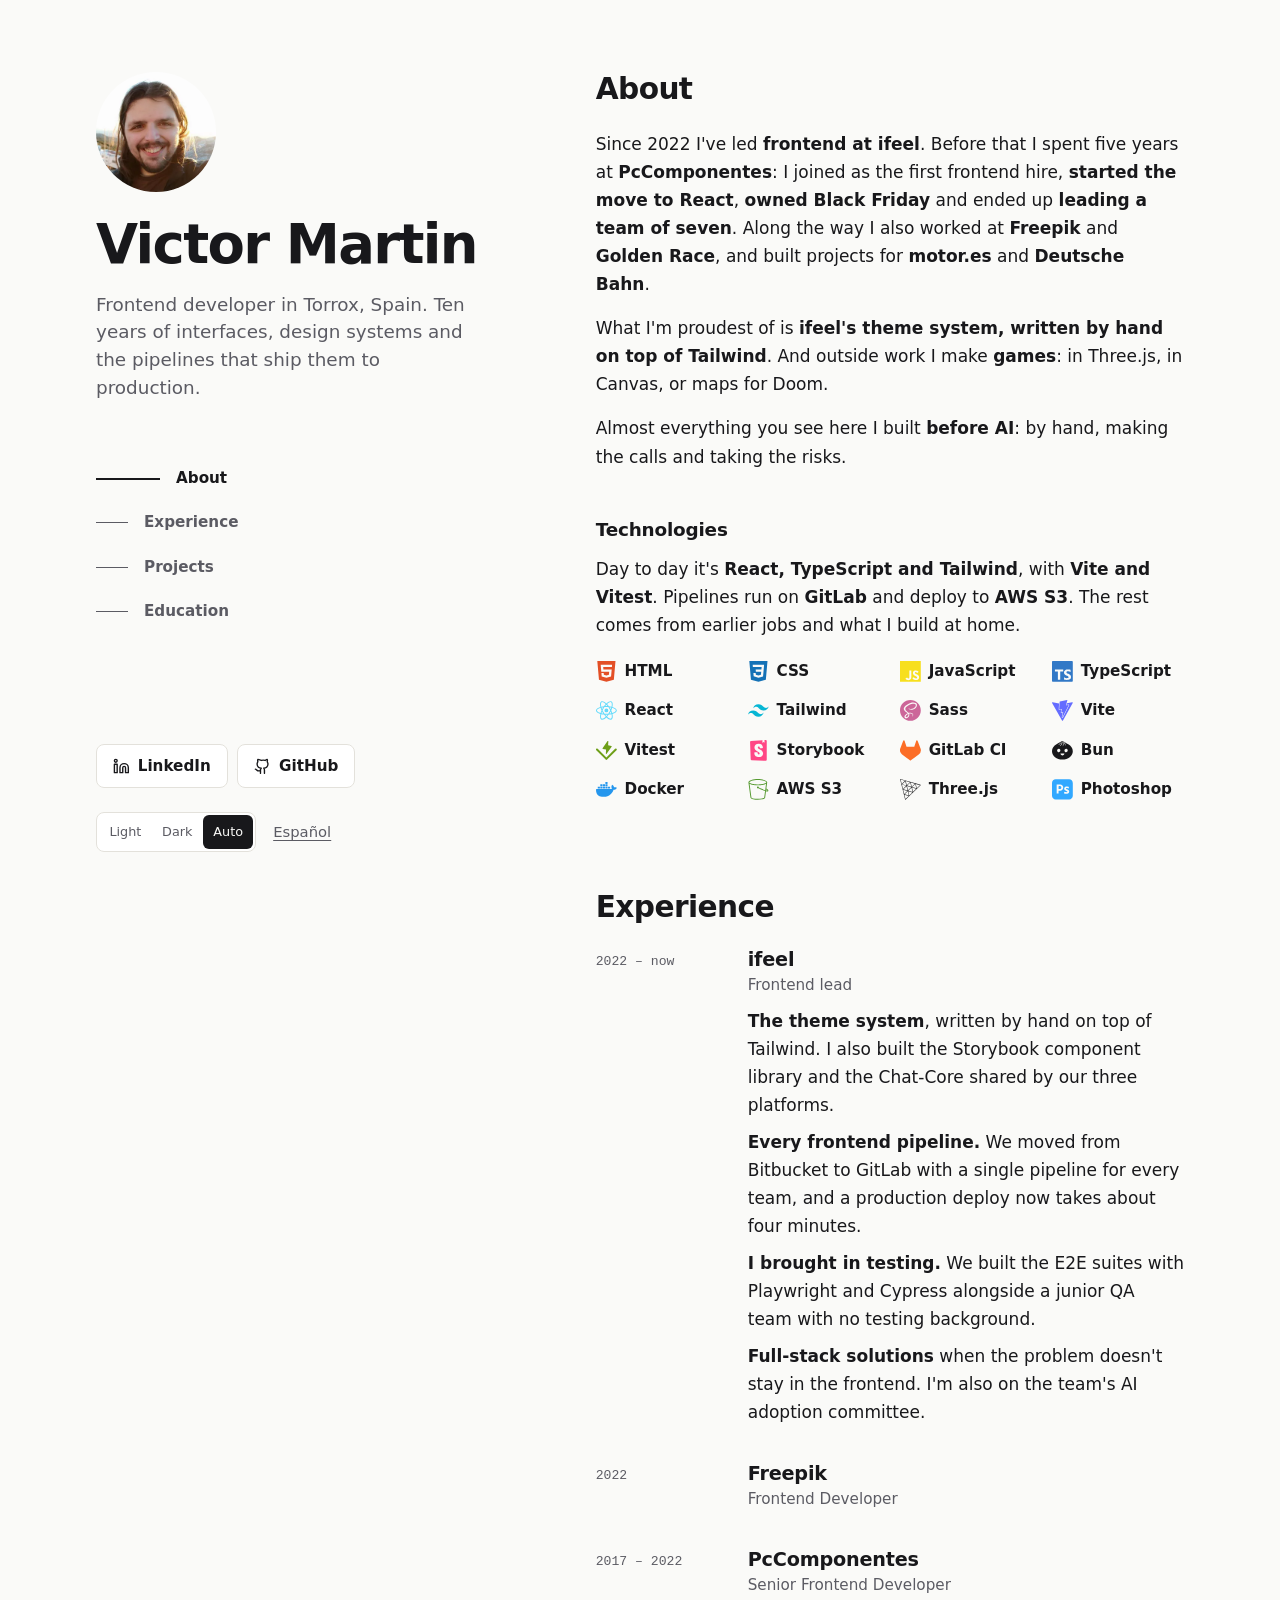
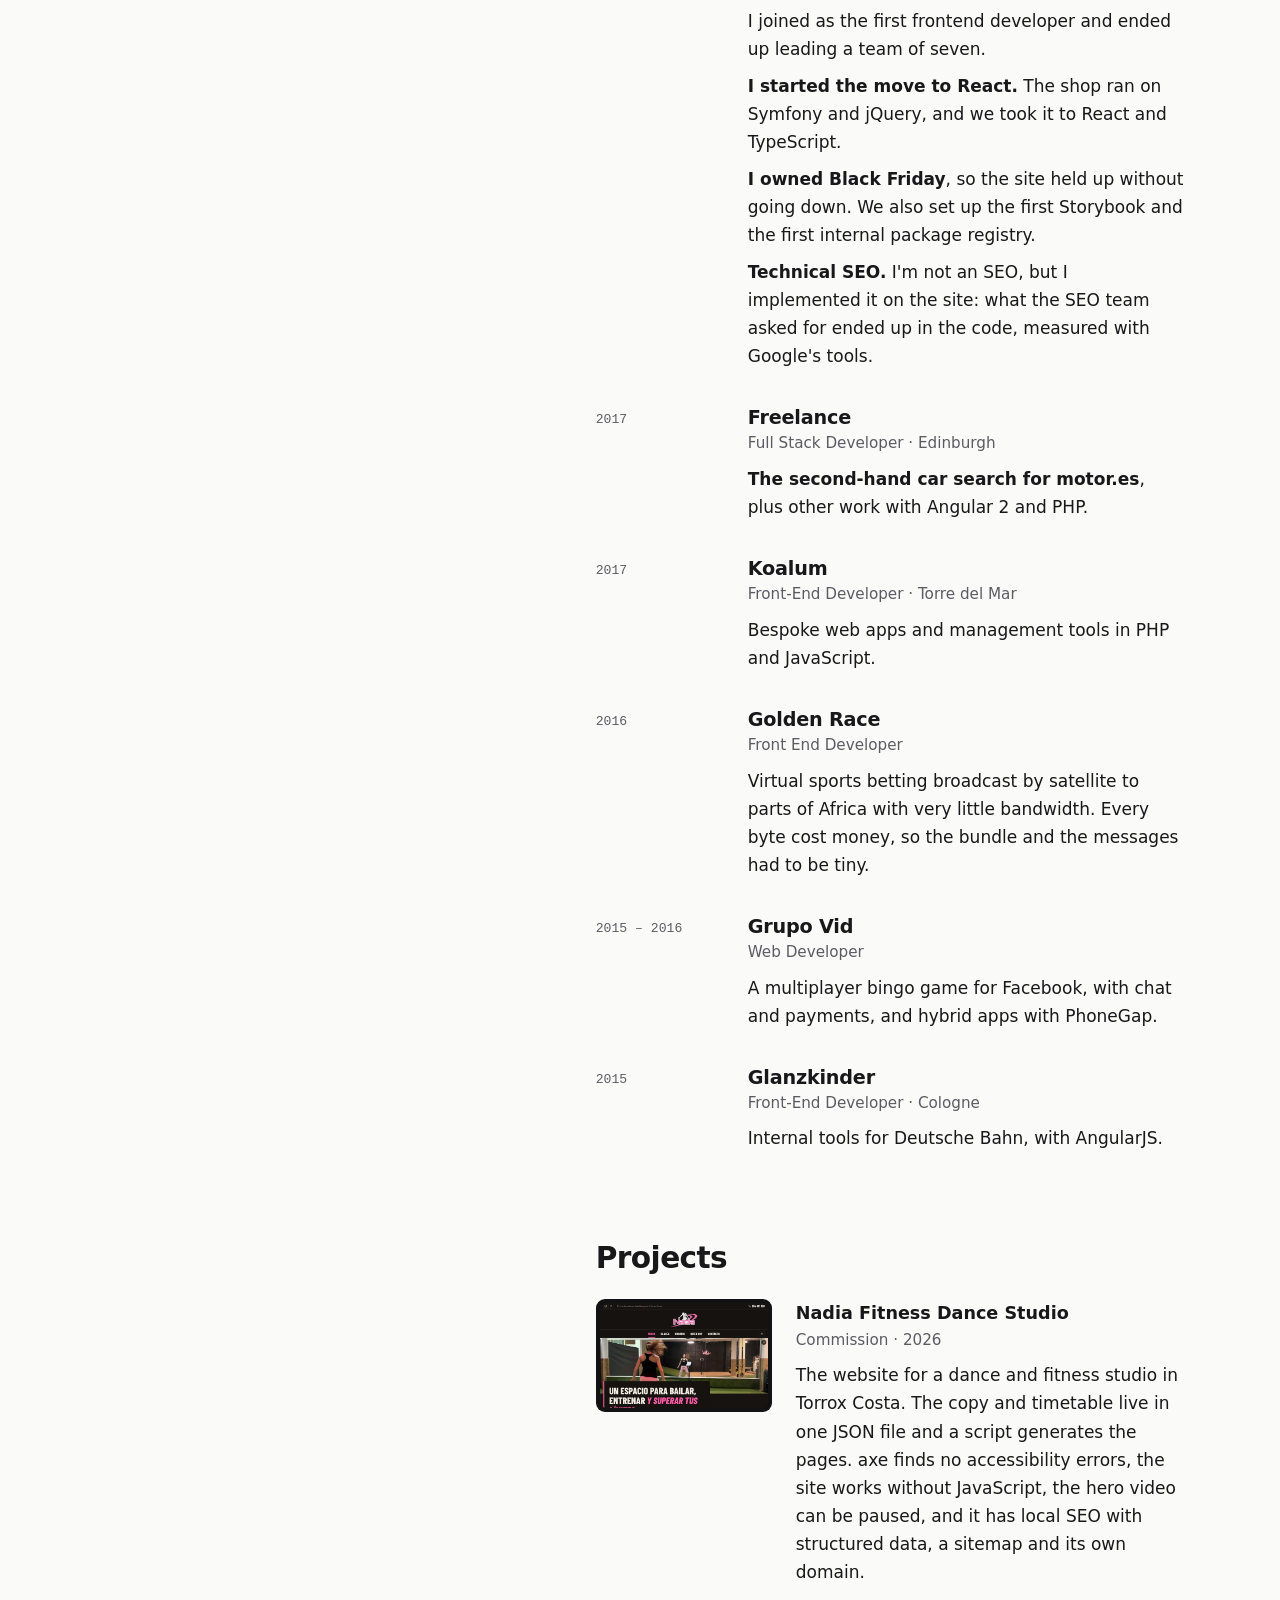
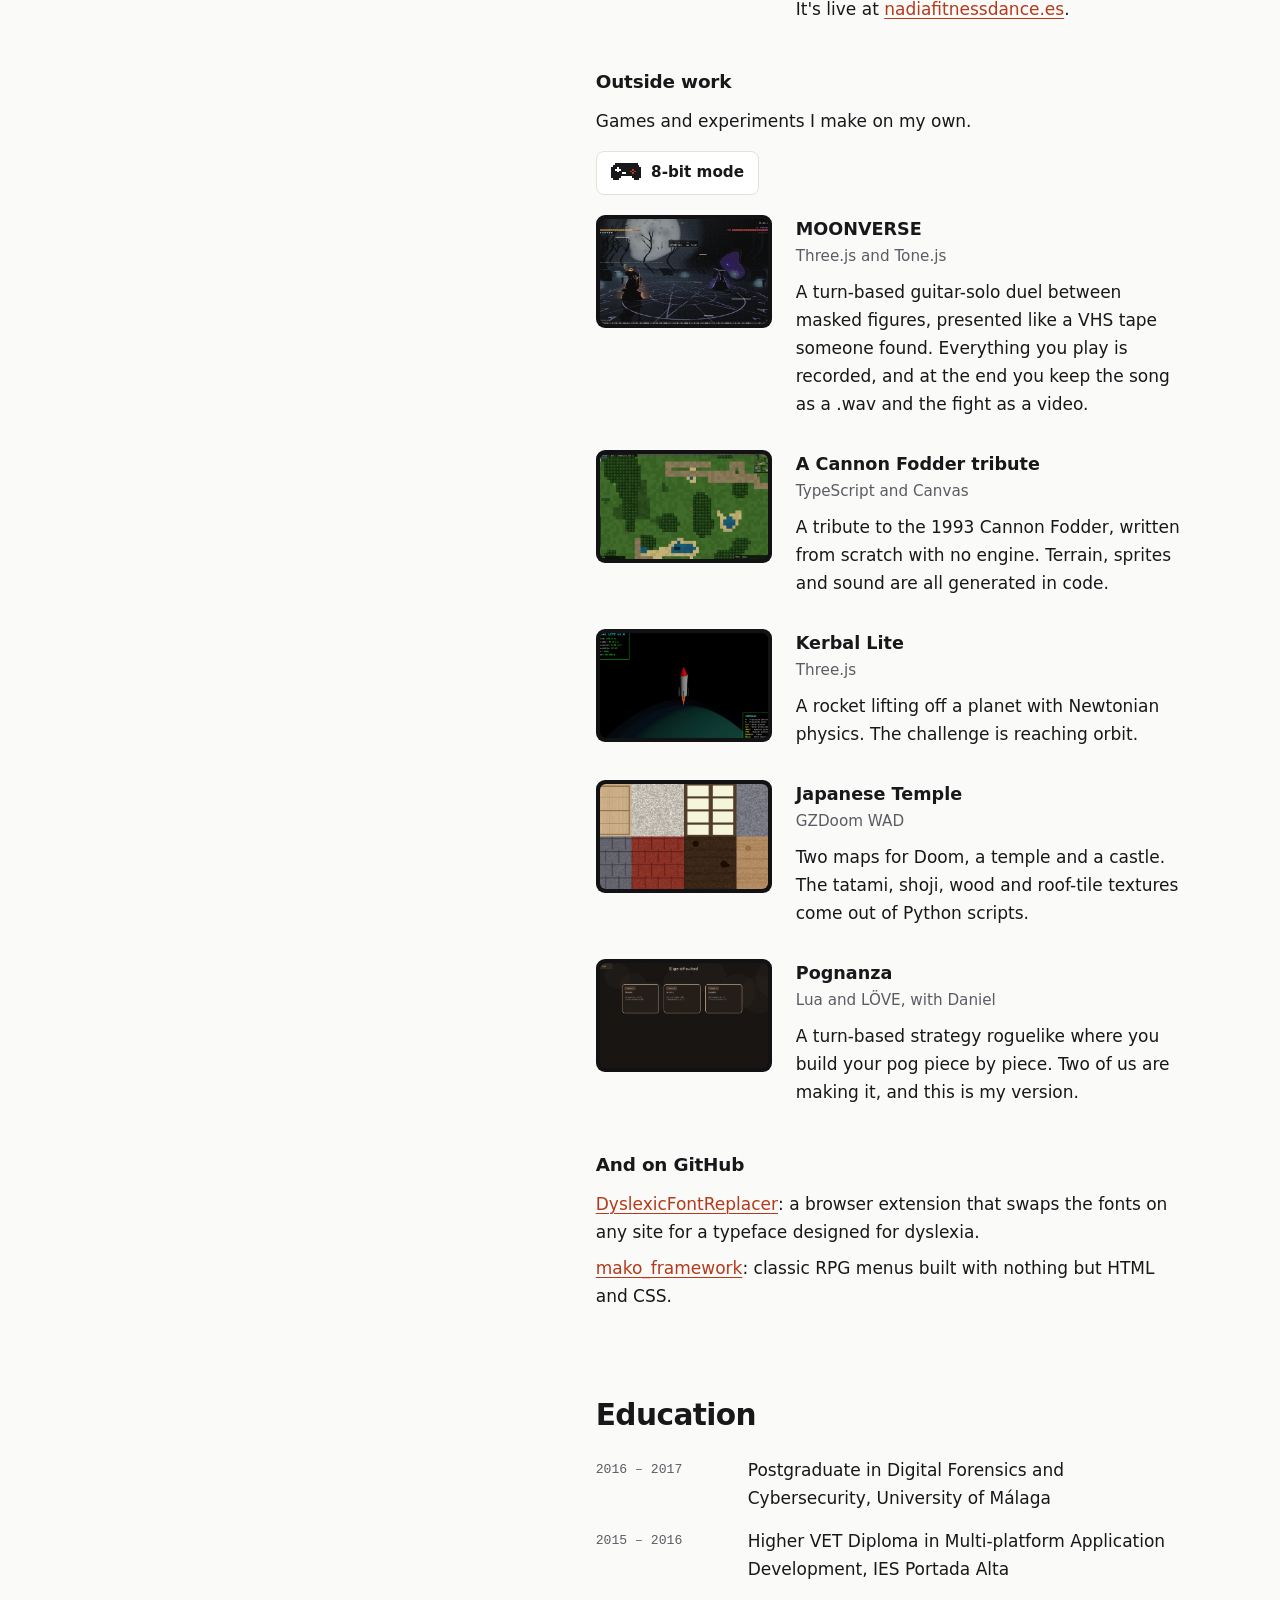
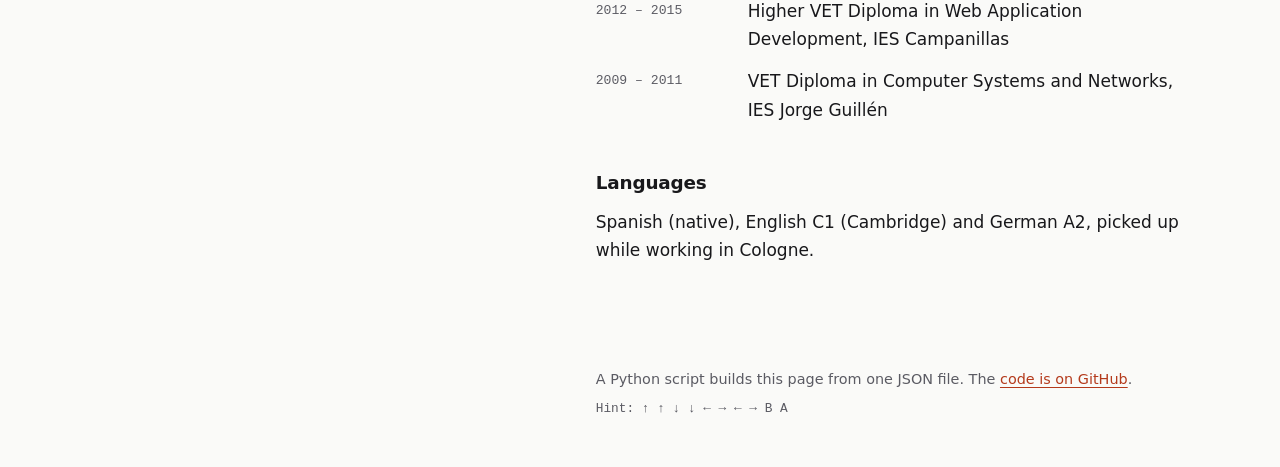
<file: en/index.html>
<!doctype html>
<html lang="en">
<head>
<meta charset="utf-8">
<meta name="viewport" content="width=device-width, initial-scale=1">
<title>Victor Martin Rodriguez, frontend developer</title>
<meta name="description" content="Frontend developer in Torrox, Málaga. Frontend lead at ifeel since 2022; before that, five years at PcComponentes.">
<link rel="canonical" href="https://negimaru.github.io/en/"><link rel="alternate" hreflang="es" href="https://negimaru.github.io/"><link rel="alternate" hreflang="en" href="https://negimaru.github.io/en/"><link rel="alternate" hreflang="x-default" href="https://negimaru.github.io/">
<meta property="og:type" content="profile">
<meta property="og:title" content="Victor Martin Rodriguez, frontend developer">
<meta property="og:description" content="Frontend developer in Torrox, Málaga. Frontend lead at ifeel since 2022; before that, five years at PcComponentes.">
<meta property="og:url" content="https://negimaru.github.io/en/">
<meta property="og:locale" content="en_GB">
<meta property="og:image" content="https://negimaru.github.io/assets/img/og.png">
<meta property="og:image:width" content="1200"><meta property="og:image:height" content="630">
<meta name="twitter:card" content="summary_large_image">
<link rel="icon" href="../assets/img/favicon.svg" type="image/svg+xml">
<script>try{var t=localStorage.getItem("theme");if(t==="dark"||t==="light"||t==="8bit")document.documentElement.dataset.theme=t}catch(_){}</script>
<link rel="stylesheet" href="../assets/css/site.css?v=11">
<script src="../assets/js/site.js?v=7" defer></script>
</head>
<body>
<a class="skip" href="#main">Skip to content</a>
<div class="layout">
<header class="side">
<div class="tools"><div class="seg" role="group" aria-label="Theme" hidden><button type="button" data-theme-set="light" aria-pressed="false">Light</button><button type="button" data-theme-set="dark" aria-pressed="false">Dark</button><button type="button" data-theme-set="auto" aria-pressed="false">Auto</button></div><a class="lang" href="../" hreflang="es" lang="es">Español</a></div>
<img class="avatar" src="../assets/img/me.webp" width="320" height="320" alt="Victor Martin smiling at sunset">
<h1 id="t-intro"><a href="./">Victor Martin</a></h1>
<p class="hud" aria-hidden="true">LV 10 · CLASS: FRONTEND</p>
<p class="lead">Frontend developer in Torrox, Spain. Ten years of interfaces, design systems and the pipelines that ship them to production.</p>
<nav aria-label="Sections"><ul class="toc"><li><a href="./#about">About</a></li><li><a href="./#experience">Experience</a></li><li><a href="./#projects">Projects</a></li><li><a href="./#education">Education</a></li></ul></nav>
<p class="social"><a class="btn" href="https://www.linkedin.com/in/victor-martin-rodriguez/" target="_blank" rel="noopener"><svg class="i" viewBox="0 0 24 24" fill="none" stroke="currentColor" stroke-width="2" stroke-linecap="round" stroke-linejoin="round" aria-hidden="true" focusable="false"><path d="M16 8a6 6 0 0 1 6 6v7h-4v-7a2 2 0 0 0-4 0v7h-4v-7a6 6 0 0 1 6-6z"/><rect x="2" y="9" width="4" height="12"/><circle cx="4" cy="4" r="2"/></svg>LinkedIn<span class="sr-only"> (opens in a new tab)</span></a><a class="btn" href="https://github.com/negimaru" target="_blank" rel="noopener"><svg class="i" viewBox="0 0 24 24" fill="none" stroke="currentColor" stroke-width="2" stroke-linecap="round" stroke-linejoin="round" aria-hidden="true" focusable="false"><path d="M15 22v-4a4.8 4.8 0 0 0-1-3.5c3 0 6-2 6-5.5.1-1.3-.3-2.5-1-3.5.3-1.2.3-2.4 0-3.5 0 0-1 0-3 1.5a10.4 10.4 0 0 0-5.5 0C6.5 2 5.5 2 5.5 2c-.3 1.1-.3 2.3 0 3.5A5.4 5.4 0 0 0 4.5 9c0 3.5 3 5.5 6 5.5-.4.5-.8 1-1 1.6-.2.6-.3 1.2-.2 1.9v4"/><path d="M9 18c-4.5 2-5-2-7-2"/></svg>GitHub<span class="sr-only"> (opens in a new tab)</span></a></p>
</header>
<main id="main">
<section id="about" class="sec" aria-labelledby="t-about">
<h2 id="t-about">About</h2>
<div class="story"><p>Since 2022 I've led <strong>frontend at ifeel</strong>. Before that I spent five years at <strong>PcComponentes</strong>: I joined as the first frontend hire, <strong>started the move to React</strong>, <strong>owned Black Friday</strong> and ended up <strong>leading a team of seven</strong>. Along the way I also worked at <strong>Freepik</strong> and <strong>Golden Race</strong>, and built projects for <strong>motor.es</strong> and <strong>Deutsche Bahn</strong>.</p><p>What I'm proudest of is <strong>ifeel's theme system, written by hand on top of Tailwind</strong>. And outside work I make <strong>games</strong>: in Three.js, in Canvas, or maps for Doom.</p><p>Almost everything you see here I built <strong>before AI</strong>: by hand, making the calls and taking the risks.</p></div>
<h3 class="sub">Technologies</h3>
<p>Day to day it's <strong>React, TypeScript and Tailwind</strong>, with <strong>Vite and Vitest</strong>. Pipelines run on <strong>GitLab</strong> and deploy to <strong>AWS S3</strong>. The rest comes from earlier jobs and what I build at home.</p>
<ul class="techs"><li class="tech"><svg viewBox="0 0 24 24" aria-hidden="true" focusable="false"><path fill="#E34F26" d="M1.5 0h21l-1.91 21.563L11.977 24l-8.564-2.438L1.5 0zm7.031 9.75l-.232-2.718 10.059.003.23-2.622L5.412 4.41l.698 8.01h9.126l-.326 3.426-2.91.804-2.955-.81-.188-2.11H6.248l.33 4.171L12 19.351l5.379-1.443.744-8.157H8.531z"/></svg><span>HTML</span></li><li class="tech"><svg viewBox="0 0 24 24" aria-hidden="true" focusable="false"><path fill="#1572B6" d="M1.5 0h21l-1.91 21.563L11.977 24l-8.565-2.438L1.5 0zm17.09 4.413L5.41 4.41l.213 2.622 10.125.002-.255 2.716h-6.64l.24 2.573h6.182l-.366 3.523-2.91.804-2.956-.81-.188-2.11h-2.61l.29 3.855L12 19.288l5.373-1.53L18.59 4.414z"/></svg><span>CSS</span></li><li class="tech"><svg viewBox="0 0 24 24" aria-hidden="true" focusable="false"><path fill="#F7DF1E" d="M0 0h24v24H0V0zm22.034 18.276c-.175-1.095-.888-2.015-3.003-2.873-.736-.345-1.554-.585-1.797-1.14-.091-.33-.105-.51-.046-.705.15-.646.915-.84 1.515-.66.39.12.75.42.976.9 1.034-.676 1.034-.676 1.755-1.125-.27-.42-.404-.601-.586-.78-.63-.705-1.469-1.065-2.834-1.034l-.705.089c-.676.165-1.32.525-1.71 1.005-1.14 1.291-.811 3.541.569 4.471 1.365 1.02 3.361 1.244 3.616 2.205.24 1.17-.87 1.545-1.966 1.41-.811-.18-1.26-.586-1.755-1.336l-1.83 1.051c.21.48.45.689.81 1.109 1.74 1.756 6.09 1.666 6.871-1.004.029-.09.24-.705.074-1.65l.046.067zm-8.983-7.245h-2.248c0 1.938-.009 3.864-.009 5.805 0 1.232.063 2.363-.138 2.711-.33.689-1.18.601-1.566.48-.396-.196-.597-.466-.83-.855-.063-.105-.11-.196-.127-.196l-1.825 1.125c.305.63.75 1.172 1.324 1.517.855.51 2.004.675 3.207.405.783-.226 1.458-.691 1.811-1.411.51-.93.402-2.07.397-3.346.012-2.054 0-4.109 0-6.179l.004-.056z"/></svg><span>JavaScript</span></li><li class="tech"><svg viewBox="0 0 24 24" aria-hidden="true" focusable="false"><path fill="#3178C6" d="M1.125 0C.502 0 0 .502 0 1.125v21.75C0 23.498.502 24 1.125 24h21.75c.623 0 1.125-.502 1.125-1.125V1.125C24 .502 23.498 0 22.875 0zm17.363 9.75c.612 0 1.154.037 1.627.111a6.38 6.38 0 0 1 1.306.34v2.458a3.95 3.95 0 0 0-.643-.361 5.093 5.093 0 0 0-.717-.26 5.453 5.453 0 0 0-1.426-.2c-.3 0-.573.028-.819.086a2.1 2.1 0 0 0-.623.242c-.17.104-.3.229-.393.374a.888.888 0 0 0-.14.49c0 .196.053.373.156.529.104.156.252.304.443.444s.423.276.696.41c.273.135.582.274.926.416.47.197.892.407 1.266.628.374.222.695.473.963.753.268.279.472.598.614.957.142.359.214.776.214 1.253 0 .657-.125 1.21-.373 1.656a3.033 3.033 0 0 1-1.012 1.085 4.38 4.38 0 0 1-1.487.596c-.566.12-1.163.18-1.79.18a9.916 9.916 0 0 1-1.84-.164 5.544 5.544 0 0 1-1.512-.493v-2.63a5.033 5.033 0 0 0 3.237 1.2c.333 0 .624-.03.872-.09.249-.06.456-.144.623-.25.166-.108.29-.234.373-.38a1.023 1.023 0 0 0-.074-1.089 2.12 2.12 0 0 0-.537-.5 5.597 5.597 0 0 0-.807-.444 27.72 27.72 0 0 0-1.007-.436c-.918-.383-1.602-.852-2.053-1.405-.45-.553-.676-1.222-.676-2.005 0-.614.123-1.141.369-1.582.246-.441.58-.804 1.004-1.089a4.494 4.494 0 0 1 1.47-.629 7.536 7.536 0 0 1 1.77-.201zm-15.113.188h9.563v2.166H9.506v9.646H6.789v-9.646H3.375z"/></svg><span>TypeScript</span></li><li class="tech"><svg viewBox="0 0 24 24" aria-hidden="true" focusable="false"><path fill="#61DAFB" d="M14.23 12.004a2.236 2.236 0 0 1-2.235 2.236 2.236 2.236 0 0 1-2.236-2.236 2.236 2.236 0 0 1 2.235-2.236 2.236 2.236 0 0 1 2.236 2.236zm2.648-10.69c-1.346 0-3.107.96-4.888 2.622-1.78-1.653-3.542-2.602-4.887-2.602-.41 0-.783.093-1.106.278-1.375.793-1.683 3.264-.973 6.365C1.98 8.917 0 10.42 0 12.004c0 1.59 1.99 3.097 5.043 4.03-.704 3.113-.39 5.588.988 6.38.32.187.69.275 1.102.275 1.345 0 3.107-.96 4.888-2.624 1.78 1.654 3.542 2.603 4.887 2.603.41 0 .783-.09 1.106-.275 1.374-.792 1.683-3.263.973-6.365C22.02 15.096 24 13.59 24 12.004c0-1.59-1.99-3.097-5.043-4.032.704-3.11.39-5.587-.988-6.38-.318-.184-.688-.277-1.092-.278zm-.005 1.09v.006c.225 0 .406.044.558.127.666.382.955 1.835.73 3.704-.054.46-.142.945-.25 1.44-.96-.236-2.006-.417-3.107-.534-.66-.905-1.345-1.727-2.035-2.447 1.592-1.48 3.087-2.292 4.105-2.295zm-9.77.02c1.012 0 2.514.808 4.11 2.28-.686.72-1.37 1.537-2.02 2.442-1.107.117-2.154.298-3.113.538-.112-.49-.195-.964-.254-1.42-.23-1.868.054-3.32.714-3.707.19-.09.4-.127.563-.132zm4.882 3.05c.455.468.91.992 1.36 1.564-.44-.02-.89-.034-1.345-.034-.46 0-.915.01-1.36.034.44-.572.895-1.096 1.345-1.565zM12 8.1c.74 0 1.477.034 2.202.093.406.582.802 1.203 1.183 1.86.372.64.71 1.29 1.018 1.946-.308.655-.646 1.31-1.013 1.95-.38.66-.773 1.288-1.18 1.87-.728.063-1.466.098-2.21.098-.74 0-1.477-.035-2.202-.093-.406-.582-.802-1.204-1.183-1.86-.372-.64-.71-1.29-1.018-1.946.303-.657.646-1.313 1.013-1.954.38-.66.773-1.286 1.18-1.868.728-.064 1.466-.098 2.21-.098zm-3.635.254c-.24.377-.48.763-.704 1.16-.225.39-.435.782-.635 1.174-.265-.656-.49-1.31-.676-1.947.64-.15 1.315-.283 2.015-.386zm7.26 0c.695.103 1.365.23 2.006.387-.18.632-.405 1.282-.66 1.933-.2-.39-.41-.783-.64-1.174-.225-.392-.465-.774-.705-1.146zm3.063.675c.484.15.944.317 1.375.498 1.732.74 2.852 1.708 2.852 2.476-.005.768-1.125 1.74-2.857 2.475-.42.18-.88.342-1.355.493-.28-.958-.646-1.956-1.1-2.98.45-1.017.81-2.01 1.085-2.964zm-13.395.004c.278.96.645 1.957 1.1 2.98-.45 1.017-.812 2.01-1.086 2.964-.484-.15-.944-.318-1.37-.5-1.732-.737-2.852-1.706-2.852-2.474 0-.768 1.12-1.742 2.852-2.476.42-.18.88-.342 1.356-.494zm11.678 4.28c.265.657.49 1.312.676 1.948-.64.157-1.316.29-2.016.39.24-.375.48-.762.705-1.158.225-.39.435-.788.636-1.18zm-9.945.02c.2.392.41.783.64 1.175.23.39.465.772.705 1.143-.695-.102-1.365-.23-2.006-.386.18-.63.406-1.282.66-1.933zM17.92 16.32c.112.493.2.968.254 1.423.23 1.868-.054 3.32-.714 3.708-.147.09-.338.128-.563.128-1.012 0-2.514-.807-4.11-2.28.686-.72 1.37-1.536 2.02-2.44 1.107-.118 2.154-.3 3.113-.54zm-11.83.01c.96.234 2.006.415 3.107.532.66.905 1.345 1.727 2.035 2.446-1.595 1.483-3.092 2.295-4.11 2.295-.22-.005-.406-.05-.553-.132-.666-.38-.955-1.834-.73-3.703.054-.46.142-.944.25-1.438zm4.56.64c.44.02.89.034 1.345.034.46 0 .915-.01 1.36-.034-.44.572-.895 1.095-1.345 1.565-.455-.47-.91-.993-1.36-1.565z"/></svg><span>React</span></li><li class="tech"><svg viewBox="0 0 24 24" aria-hidden="true" focusable="false"><path fill="#06B6D4" d="M12.001,4.8c-3.2,0-5.2,1.6-6,4.8c1.2-1.6,2.6-2.2,4.2-1.8c0.913,0.228,1.565,0.89,2.288,1.624 C13.666,10.618,15.027,12,18.001,12c3.2,0,5.2-1.6,6-4.8c-1.2,1.6-2.6,2.2-4.2,1.8c-0.913-0.228-1.565-0.89-2.288-1.624 C16.337,6.182,14.976,4.8,12.001,4.8z M6.001,12c-3.2,0-5.2,1.6-6,4.8c1.2-1.6,2.6-2.2,4.2-1.8c0.913,0.228,1.565,0.89,2.288,1.624 c1.177,1.194,2.538,2.576,5.512,2.576c3.2,0,5.2-1.6,6-4.8c-1.2,1.6-2.6,2.2-4.2,1.8c-0.913-0.228-1.565-0.89-2.288-1.624 C10.337,13.382,8.976,12,6.001,12z"/></svg><span>Tailwind</span></li><li class="tech"><svg viewBox="0 0 24 24" aria-hidden="true" focusable="false"><path fill="#CC6699" d="M12 0c6.627 0 12 5.373 12 12s-5.373 12-12 12S0 18.627 0 12 5.373 0 12 0zM9.615 15.998c.175.645.156 1.248-.024 1.792l-.065.18c-.024.061-.052.12-.078.176-.14.29-.326.56-.555.81-.698.759-1.672 1.047-2.09.805-.45-.262-.226-1.335.584-2.19.871-.918 2.12-1.509 2.12-1.509v-.003l.108-.061zm9.911-10.861c-.542-2.133-4.077-2.834-7.422-1.645-1.989.707-4.144 1.818-5.693 3.267C4.568 8.48 4.275 9.98 4.396 10.607c.427 2.211 3.457 3.657 4.703 4.73v.006c-.367.18-3.056 1.529-3.686 2.925-.675 1.47.105 2.521.615 2.655 1.575.436 3.195-.36 4.065-1.649.84-1.261.766-2.881.404-3.676.496-.135 1.08-.195 1.83-.104 2.101.24 2.521 1.56 2.43 2.1-.09.539-.523.854-.674.944-.15.091-.195.12-.181.181.015.09.091.09.21.075.165-.03 1.096-.45 1.141-1.471.045-1.29-1.186-2.729-3.375-2.7-.9.016-1.471.091-1.875.256-.03-.045-.061-.075-.105-.105-1.35-1.455-3.855-2.475-3.75-4.41.03-.705.285-2.564 4.8-4.814 3.705-1.846 6.661-1.335 7.171-.21.733 1.604-1.576 4.59-5.431 5.024-1.47.165-2.235-.404-2.431-.615-.209-.225-.239-.24-.314-.194-.12.06-.045.255 0 .375.12.3.585.825 1.396 1.095.704.225 2.43.359 4.5-.45 2.324-.899 4.139-3.405 3.614-5.505l.073.067z"/></svg><span>Sass</span></li><li class="tech"><svg viewBox="0 0 24 24" aria-hidden="true" focusable="false"><path fill="#646CFF" d="m8.286 10.578.512-8.657a.306.306 0 0 1 .247-.282L17.377.006a.306.306 0 0 1 .353.385l-1.558 5.403a.306.306 0 0 0 .352.385l2.388-.46a.306.306 0 0 1 .332.438l-6.79 13.55-.123.19a.294.294 0 0 1-.252.14c-.177 0-.35-.152-.305-.369l1.095-5.301a.306.306 0 0 0-.388-.355l-1.433.435a.306.306 0 0 1-.389-.354l.69-3.375a.306.306 0 0 0-.37-.36l-2.32.536a.306.306 0 0 1-.374-.316zm14.976-7.926L17.284 3.74l-.544 1.887 2.077-.4a.8.8 0 0 1 .84.369.8.8 0 0 1 .034.783L12.9 19.93l-.013.025-.015.023-.122.19a.801.801 0 0 1-.672.37.826.826 0 0 1-.634-.302.8.8 0 0 1-.16-.67l1.029-4.981-1.12.34a.81.81 0 0 1-.86-.262.802.802 0 0 1-.165-.67l.63-3.08-2.027.468a.808.808 0 0 1-.768-.233.81.81 0 0 1-.217-.6l.389-6.57-7.44-1.33a.612.612 0 0 0-.64.906L11.58 23.691a.612.612 0 0 0 1.066-.004l11.26-20.135a.612.612 0 0 0-.644-.9z"/></svg><span>Vite</span></li><li class="tech"><svg viewBox="0 0 24 24" aria-hidden="true" focusable="false"><path fill="#6E9F18" d="M13.74024 1.05293a.49504.49504 0 0 0-.1569.02512.49338.49338 0 0 0-.25056.1876L7.59513 9.56159a.4895.4895 0 0 0-.08373.22327.48846.48846 0 0 0 .03163.23629.4893.4893 0 0 0 .13985.19319.4927.4927 0 0 0 .2149.10481l3.70685.78609-.22947 4.58007a.48834.48834 0 0 0 .08466.30017.49205.49205 0 0 0 .24931.18854c.10157.03398.21174.03444.3135.00064a.49387.49387 0 0 0 .25056-.18761l5.73735-8.29594a.4884.4884 0 0 0 .08404-.22327c.009-.08015-.0016-.16137-.03163-.23629a.48835.48835 0 0 0-.13985-.19319.49318.49318 0 0 0-.2149-.1048l-3.70686-.7861.22947-4.58008a.48802.48802 0 0 0-.08466-.30017.4913.4913 0 0 0-.24931-.18853.49439.49439 0 0 0-.1566-.02574zM1.15697 9.78795c-.30647.0012-.60009.12378-.81679.34048a1.16107 1.16107 0 0 0-.34017.81648 1.162 1.162 0 0 0 .33366.81957l10.84241 10.8421a1.15762 1.15762 0 0 0 .37677.25211 1.1583 1.1583 0 0 0 .44467.08838c.00084 0 .0016-.00031.0025-.00031.00073 0 .0014.00031.0022.00031a1.15827 1.15827 0 0 0 .44467-.08838 1.15731 1.15731 0 0 0 .37677-.2521l10.84236-10.8421a1.16272 1.16272 0 0 0 .33397-.81958c-.0013-.30647-.12376-.59976-.34048-.81648a1.1616 1.1616 0 0 0-.81679-.34048 1.16114 1.16114 0 0 0-.81926.33366l-5.4012 5.4009c-.0078.0074-.01718.01255-.02482.02015L12 20.14011l-4.59776-4.59745c-.0074-.0074-.01659-.01238-.02419-.01954l-5.4015-5.40151a1.162 1.162 0 0 0-.81958-.33366Z"/></svg><span>Vitest</span></li><li class="tech"><svg viewBox="0 0 24 24" aria-hidden="true" focusable="false"><path fill="#FF4785" d="M16.71.243l-.12 2.71a.18.18 0 00.29.15l1.06-.8.9.7a.18.18 0 00.28-.14l-.1-2.76 1.33-.1a1.2 1.2 0 011.279 1.2v21.596a1.2 1.2 0 01-1.26 1.2l-16.096-.72a1.2 1.2 0 01-1.15-1.16l-.75-19.797a1.2 1.2 0 011.13-1.27L16.7.222zM13.64 9.3c0 .47 3.16.24 3.59-.08 0-3.2-1.72-4.89-4.859-4.89-3.15 0-4.899 1.72-4.899 4.29 0 4.45 5.999 4.53 5.999 6.959 0 .7-.32 1.1-1.05 1.1-.96 0-1.35-.49-1.3-2.16 0-.36-3.649-.48-3.769 0-.27 4.03 2.23 5.2 5.099 5.2 2.79 0 4.969-1.49 4.969-4.18 0-4.77-6.099-4.64-6.099-6.999 0-.97.72-1.1 1.13-1.1.45 0 1.25.07 1.19 1.87z"/></svg><span>Storybook</span></li><li class="tech"><svg viewBox="0 0 24 24" aria-hidden="true" focusable="false"><path fill="#FC6D26" d="m23.6004 9.5927-.0337-.0862L20.3.9814a.851.851 0 0 0-.3362-.405.8748.8748 0 0 0-.9997.0539.8748.8748 0 0 0-.29.4399l-2.2055 6.748H7.5375l-2.2057-6.748a.8573.8573 0 0 0-.29-.4412.8748.8748 0 0 0-.9997-.0537.8585.8585 0 0 0-.3362.4049L.4332 9.5015l-.0325.0862a6.0657 6.0657 0 0 0 2.0119 7.0105l.0113.0087.03.0213 4.976 3.7264 2.462 1.8633 1.4995 1.1321a1.0085 1.0085 0 0 0 1.2197 0l1.4995-1.1321 2.4619-1.8633 5.006-3.7489.0125-.01a6.0682 6.0682 0 0 0 2.0094-7.003z"/></svg><span>GitLab CI</span></li><li class="tech"><svg viewBox="0 0 24 24" aria-hidden="true" focusable="false"><path fill="currentColor" d="M12 22.596c6.628 0 12-4.338 12-9.688 0-3.318-2.057-6.248-5.219-7.986-1.286-.715-2.297-1.357-3.139-1.89C14.058 2.025 13.08 1.404 12 1.404c-1.097 0-2.334.785-3.966 1.821a49.92 49.92 0 0 1-2.816 1.697C2.057 6.66 0 9.59 0 12.908c0 5.35 5.372 9.687 12 9.687v.001ZM10.599 4.715c.334-.759.503-1.58.498-2.409 0-.145.202-.187.23-.029.658 2.783-.902 4.162-2.057 4.624-.124.048-.199-.121-.103-.209a5.763 5.763 0 0 0 1.432-1.977Zm2.058-.102a5.82 5.82 0 0 0-.782-2.306v-.016c-.069-.123.086-.263.185-.172 1.962 2.111 1.307 4.067.556 5.051-.082.103-.23-.003-.189-.126a5.85 5.85 0 0 0 .23-2.431Zm1.776-.561a5.727 5.727 0 0 0-1.612-1.806v-.014c-.112-.085-.024-.274.114-.218 2.595 1.087 2.774 3.18 2.459 4.407a.116.116 0 0 1-.049.071.11.11 0 0 1-.153-.026.122.122 0 0 1-.022-.083 5.891 5.891 0 0 0-.737-2.331Zm-5.087.561c-.617.546-1.282.76-2.063 1-.117 0-.195-.078-.156-.181 1.752-.909 2.376-1.649 2.999-2.778 0 0 .155-.118.188.085 0 .304-.349 1.329-.968 1.874Zm4.945 11.237a2.957 2.957 0 0 1-.937 1.553c-.346.346-.8.565-1.286.62a2.178 2.178 0 0 1-1.327-.62 2.955 2.955 0 0 1-.925-1.553.244.244 0 0 1 .064-.198.234.234 0 0 1 .193-.069h3.965a.226.226 0 0 1 .19.07c.05.053.073.125.063.197Zm-5.458-2.176a1.862 1.862 0 0 1-2.384-.245 1.98 1.98 0 0 1-.233-2.447c.207-.319.503-.566.848-.713a1.84 1.84 0 0 1 1.092-.11c.366.075.703.261.967.531a1.98 1.98 0 0 1 .408 2.114 1.931 1.931 0 0 1-.698.869v.001Zm8.495.005a1.86 1.86 0 0 1-2.381-.253 1.964 1.964 0 0 1-.547-1.366c0-.384.11-.76.32-1.079.207-.319.503-.567.849-.713a1.844 1.844 0 0 1 1.093-.108c.367.076.704.262.968.534a1.98 1.98 0 0 1 .4 2.117 1.932 1.932 0 0 1-.702.868Z"/></svg><span>Bun</span></li><li class="tech"><svg viewBox="0 0 24 24" aria-hidden="true" focusable="false"><path fill="#2496ED" d="M13.983 11.078h2.119a.186.186 0 00.186-.185V9.006a.186.186 0 00-.186-.186h-2.119a.185.185 0 00-.185.185v1.888c0 .102.083.185.185.185m-2.954-5.43h2.118a.186.186 0 00.186-.186V3.574a.186.186 0 00-.186-.185h-2.118a.185.185 0 00-.185.185v1.888c0 .102.082.185.185.185m0 2.716h2.118a.187.187 0 00.186-.186V6.29a.186.186 0 00-.186-.185h-2.118a.185.185 0 00-.185.185v1.887c0 .102.082.185.185.186m-2.93 0h2.12a.186.186 0 00.184-.186V6.29a.185.185 0 00-.185-.185H8.1a.185.185 0 00-.185.185v1.887c0 .102.083.185.185.186m-2.964 0h2.119a.186.186 0 00.185-.186V6.29a.185.185 0 00-.185-.185H5.136a.186.186 0 00-.186.185v1.887c0 .102.084.185.186.186m5.893 2.715h2.118a.186.186 0 00.186-.185V9.006a.186.186 0 00-.186-.186h-2.118a.185.185 0 00-.185.185v1.888c0 .102.082.185.185.185m-2.93 0h2.12a.185.185 0 00.184-.185V9.006a.185.185 0 00-.184-.186h-2.12a.185.185 0 00-.184.185v1.888c0 .102.083.185.185.185m-2.964 0h2.119a.185.185 0 00.185-.185V9.006a.185.185 0 00-.184-.186h-2.12a.186.186 0 00-.186.186v1.887c0 .102.084.185.186.185m-2.92 0h2.12a.185.185 0 00.184-.185V9.006a.185.185 0 00-.184-.186h-2.12a.185.185 0 00-.184.185v1.888c0 .102.082.185.185.185M23.763 9.89c-.065-.051-.672-.51-1.954-.51-.338.001-.676.03-1.01.087-.248-1.7-1.653-2.53-1.716-2.566l-.344-.199-.226.327c-.284.438-.49.922-.612 1.43-.23.97-.09 1.882.403 2.661-.595.332-1.55.413-1.744.42H.751a.751.751 0 00-.75.748 11.376 11.376 0 00.692 4.062c.545 1.428 1.355 2.48 2.41 3.124 1.18.723 3.1 1.137 5.275 1.137.983.003 1.963-.086 2.93-.266a12.248 12.248 0 003.823-1.389c.98-.567 1.86-1.288 2.61-2.136 1.252-1.418 1.998-2.997 2.553-4.4h.221c1.372 0 2.215-.549 2.68-1.009.309-.293.55-.65.707-1.046l.098-.288Z"/></svg><span>Docker</span></li><li class="tech"><svg viewBox="0 0 24 24" aria-hidden="true" focusable="false"><path fill="#569A31" d="M20.913 13.147l.12-.895c.947.576 1.258.922 1.354 1.071-.16.031-.562.046-1.474-.176zm-2.174 7.988a.547.547 0 0 0-.005.073c0 .084-.207.405-1.124.768a10.28 10.28 0 0 1-1.438.432c-1.405.325-3.128.504-4.853.504-4.612 0-7.412-1.184-7.412-1.704a.547.547 0 0 0-.005-.073L1.81 5.602c.135.078.28.154.432.227.042.02.086.038.128.057.134.062.272.122.417.18l.179.069c.154.058.314.114.478.168.043.013.084.029.13.043.207.065.423.127.646.187l.176.044c.175.044.353.087.534.127a23.414 23.414 0 0 0 .843.17l.121.023c.252.045.508.085.768.122.071.011.144.02.216.03.2.027.4.053.604.077l.24.027c.245.026.49.05.74.07l.081.009c.275.022.552.04.83.056l.233.012c.21.01.422.018.633.025a33.088 33.088 0 0 0 2.795-.026l.232-.011c.278-.016.555-.034.83-.056l.08-.008c.25-.02.497-.045.742-.072l.238-.026c.205-.024.408-.05.609-.077.07-.01.141-.019.211-.03.261-.037.519-.078.772-.122l.111-.02c.215-.04.427-.082.634-.125l.212-.047c.186-.041.368-.085.546-.13l.166-.042c.225-.06.444-.122.654-.189.04-.012.077-.026.115-.038a10.6 10.6 0 0 0 .493-.173c.058-.021.114-.044.17-.066.15-.06.293-.12.43-.185.038-.017.079-.034.116-.052.153-.073.3-.15.436-.228l-.976 7.245c-2.488-.78-5.805-2.292-7.311-3a1.09 1.09 0 0 0-1.088-1.085c-.6 0-1.088.489-1.088 1.088 0 .6.488 1.089 1.088 1.089.196 0 .378-.056.537-.148 1.72.812 5.144 2.367 7.715 3.15zm-7.42-20.047c5.677 0 9.676 1.759 9.75 2.736l-.014.113c-.01.033-.031.067-.048.101-.015.028-.026.057-.047.087-.024.033-.058.068-.09.102-.028.03-.051.06-.084.09-.038.035-.087.07-.133.105-.04.03-.074.06-.119.091-.053.036-.116.071-.177.107-.05.03-.095.06-.15.09-.068.036-.147.073-.222.11-.059.028-.114.057-.177.085-.084.038-.177.074-.268.111-.068.027-.13.054-.203.082-.097.036-.205.072-.31.107-.075.026-.148.053-.228.079-.111.035-.233.069-.35.103-.085.024-.165.05-.253.073-.124.034-.258.065-.389.098-.093.022-.181.046-.278.068-.139.032-.287.061-.433.091-.098.02-.191.041-.293.06-.155.03-.32.057-.482.084-.1.018-.198.036-.302.052-.166.026-.342.048-.515.072-.11.014-.213.03-.325.044-.181.023-.372.041-.56.06-.11.012-.218.025-.332.036-.188.016-.386.029-.58.043-.122.009-.24.02-.364.028-.207.012-.422.02-.635.028-.12.005-.234.012-.354.016a35.605 35.605 0 0 1-2.069 0c-.12-.004-.234-.011-.352-.016-.214-.008-.43-.016-.637-.028-.122-.008-.238-.02-.36-.027-.195-.015-.394-.028-.584-.044-.11-.01-.215-.024-.324-.035-.19-.02-.384-.038-.568-.06l-.315-.044c-.176-.024-.355-.046-.525-.073-.1-.015-.192-.033-.29-.05-.167-.028-.335-.055-.494-.086-.096-.018-.183-.038-.276-.056-.151-.032-.305-.062-.45-.095-.09-.02-.173-.043-.26-.064-.138-.034-.277-.067-.407-.102-.082-.022-.157-.046-.235-.069a11.75 11.75 0 0 1-.368-.108c-.075-.024-.141-.049-.213-.073-.11-.037-.223-.075-.325-.113-.067-.025-.125-.051-.188-.077-.096-.038-.195-.076-.282-.115-.06-.027-.11-.054-.166-.08-.08-.039-.162-.077-.233-.116-.052-.028-.094-.055-.142-.084-.063-.038-.13-.075-.185-.113-.043-.029-.075-.058-.113-.086-.048-.037-.098-.073-.139-.11-.032-.029-.054-.057-.08-.087-.033-.035-.069-.07-.093-.104-.02-.03-.031-.058-.046-.086-.018-.035-.039-.068-.049-.102l-.015-.113c.076-.977 4.074-2.736 9.748-2.736zm12.182 12.124c-.118-.628-.84-1.291-2.31-2.128l.963-7.16a.531.531 0 0 0 .005-.073C22.16 1.581 16.447 0 11.32 0 6.194 0 .482 1.581.482 3.851a.58.58 0 0 0 .005.072L2.819 21.25c.071 2.002 5.236 2.75 8.5 2.75 1.805 0 3.615-.188 5.098-.531.598-.138 1.133-.3 1.592-.48 1.18-.467 1.789-1.053 1.813-1.739l.945-7.018c.557.131 1.016.197 1.389.197.54 0 .902-.137 1.134-.413a.956.956 0 0 0 .21-.804Z"/></svg><span>AWS S3</span></li><li class="tech"><svg viewBox="0 0 24 24" aria-hidden="true" focusable="false"><path fill="currentColor" d="M.38 0a.268.268 0 0 0-.256.332l2.894 11.716a.268.268 0 0 0 .01.04l2.89 11.708a.268.268 0 0 0 .447.128L23.802 7.15a.268.268 0 0 0-.112-.45l-5.784-1.667a.268.268 0 0 0-.123-.035L6.38 1.715a.268.268 0 0 0-.144-.04L.456.01A.268.268 0 0 0 .38 0zm.374.654L5.71 2.08 1.99 5.664zM6.61 2.34l4.864 1.4-3.65 3.515zm-.522.12l1.217 4.926-4.877-1.4zm6.28 1.538l4.878 1.404-3.662 3.53zm-.52.13l1.208 4.9-4.853-1.392zm6.3 1.534l4.947 1.424-3.715 3.574zm-.524.12l1.215 4.926-4.876-1.398zm-15.432.696l4.964 1.424-3.726 3.586zM8.047 8.15l4.877 1.4-3.66 3.527zm-.518.137l1.236 5.017-4.963-1.432zm6.274 1.535l4.965 1.425-3.73 3.586zm-.52.127l1.235 5.012-4.958-1.43zm-9.63 2.438l4.873 1.406-3.656 3.523zm5.854 1.687l4.863 1.403-3.648 3.51zm-.54.04l1.214 4.927-4.875-1.4zm-3.896 4.02l5.037 1.442-3.782 3.638z"/></svg><span>Three.js</span></li><li class="tech"><svg viewBox="0 0 24 24" aria-hidden="true" focusable="false"><path fill="#31A8FF" d="M9.85 8.42c-.37-.15-.77-.21-1.18-.2-.26 0-.49 0-.68.01-.2-.01-.34 0-.41.01v3.36c.14.01.27.02.39.02h.53c.39 0 .78-.06 1.15-.18.32-.09.6-.28.82-.53.21-.25.31-.59.31-1.03.01-.31-.07-.62-.23-.89-.17-.26-.41-.46-.7-.57zM19.75.3H4.25C1.9.3 0 2.2 0 4.55v14.899c0 2.35 1.9 4.25 4.25 4.25h15.5c2.35 0 4.25-1.9 4.25-4.25V4.55C24 2.2 22.1.3 19.75.3zm-7.391 11.65c-.399.56-.959.98-1.609 1.22-.68.25-1.43.34-2.25.34-.24 0-.4 0-.5-.01s-.24-.01-.43-.01v3.209c.01.07-.04.131-.11.141H5.52c-.08 0-.12-.041-.12-.131V6.42c0-.07.03-.11.1-.11.17 0 .33 0 .56-.01.24-.01.49-.01.76-.02s.56-.01.87-.02c.31-.01.61-.01.91-.01.82 0 1.5.1 2.06.31.5.17.96.45 1.34.82.32.32.57.71.73 1.14.149.42.229.85.229 1.3.001.86-.199 1.57-.6 2.13zm7.091 3.89c-.28.4-.671.709-1.12.891-.49.209-1.09.318-1.811.318-.459 0-.91-.039-1.359-.129-.35-.061-.7-.17-1.02-.32-.07-.039-.121-.109-.111-.189v-1.74c0-.029.011-.07.041-.09.029-.02.06-.01.09.01.39.23.8.391 1.24.49.379.1.779.15 1.18.15.38 0 .65-.051.83-.141.16-.07.27-.24.27-.42 0-.141-.08-.27-.24-.4-.16-.129-.489-.279-.979-.471-.51-.18-.979-.42-1.42-.719-.31-.221-.569-.51-.761-.85-.159-.32-.239-.67-.229-1.021 0-.43.12-.84.341-1.21.25-.4.619-.72 1.049-.92.469-.239 1.059-.349 1.769-.349.41 0 .83.03 1.24.09.3.04.59.12.86.23.039.01.08.05.1.09.01.04.02.08.02.12v1.63c0 .04-.02.08-.05.1-.09.02-.14.02-.18 0-.3-.16-.62-.27-.96-.34-.37-.08-.74-.13-1.12-.13-.2-.01-.41.02-.601.07-.129.03-.24.1-.31.2-.05.08-.08.18-.08.27s.04.18.101.26c.09.11.209.2.34.27.229.12.47.23.709.33.541.18 1.061.43 1.541.73.33.209.6.49.789.83.16.318.24.67.23 1.029.011.471-.129.94-.389 1.331z"/></svg><span>Photoshop</span></li></ul>
</section>

<section id="experience" class="sec" aria-labelledby="t-work">
<h2 id="t-work">Experience</h2>
<ol class="rows"><li class="row"><p class="when">2022 – now</p><div class="what"><h3>ifeel</h3><p class="role">Frontend lead</p><p><strong>The theme system</strong>, written by hand on top of Tailwind. I also built the Storybook component library and the Chat-Core shared by our three platforms.</p><p><strong>Every frontend pipeline.</strong> We moved from Bitbucket to GitLab with a single pipeline for every team, and a production deploy now takes about four minutes.</p><p><strong>I brought in testing.</strong> We built the E2E suites with Playwright and Cypress alongside a junior QA team with no testing background.</p><p><strong>Full-stack solutions</strong> when the problem doesn't stay in the frontend. I'm also on the team's AI adoption committee.</p></div></li><li class="row"><p class="when">2022</p><div class="what"><h3>Freepik</h3><p class="role">Frontend Developer</p></div></li><li class="row"><p class="when">2017 – 2022</p><div class="what"><h3>PcComponentes</h3><p class="role">Senior Frontend Developer</p><p>I joined as the first frontend developer and ended up leading a team of seven.</p><p><strong>I started the move to React.</strong> The shop ran on Symfony and jQuery, and we took it to React and TypeScript.</p><p><strong>I owned Black Friday</strong>, so the site held up without going down. We also set up the first Storybook and the first internal package registry.</p><p><strong>Technical SEO.</strong> I'm not an SEO, but I implemented it on the site: what the SEO team asked for ended up in the code, measured with Google's tools.</p></div></li><li class="row"><p class="when">2017</p><div class="what"><h3>Freelance</h3><p class="role">Full Stack Developer · Edinburgh</p><p><strong>The second-hand car search for motor.es</strong>, plus other work with Angular 2 and PHP.</p></div></li><li class="row"><p class="when">2017</p><div class="what"><h3>Koalum</h3><p class="role">Front-End Developer · Torre del Mar</p><p>Bespoke web apps and management tools in PHP and JavaScript.</p></div></li><li class="row"><p class="when">2016</p><div class="what"><h3>Golden Race</h3><p class="role">Front End Developer</p><p>Virtual sports betting broadcast by satellite to parts of Africa with very little bandwidth. Every byte cost money, so the bundle and the messages had to be tiny.</p></div></li><li class="row"><p class="when">2015 – 2016</p><div class="what"><h3>Grupo Vid</h3><p class="role">Web Developer</p><p>A multiplayer bingo game for Facebook, with chat and payments, and hybrid apps with PhoneGap.</p></div></li><li class="row"><p class="when">2015</p><div class="what"><h3>Glanzkinder</h3><p class="role">Front-End Developer · Cologne</p><p>Internal tools for Deutsche Bahn, with AngularJS.</p></div></li></ol>
</section>

<section id="projects" class="sec" aria-labelledby="t-proj">
<h2 id="t-proj">Projects</h2>
<ul class="projs"><li class="proj"><figure class="screen"><img src="../assets/img/nadia.webp" width="1200" height="750" alt="Home page of the Nadia Fitness Dance Studio website" loading="lazy" decoding="async"></figure><div><h3>Nadia Fitness Dance Studio</h3><p class="role">Commission · 2026</p><p>The website for a dance and fitness studio in Torrox Costa. The copy and timetable live in one JSON file and a script generates the pages. axe finds no accessibility errors, the site works without JavaScript, the hero video can be paused, and it has local SEO with structured data, a sitemap and its own domain.</p><p>It's live at <a href="https://nadiafitnessdance.es/" target="_blank" rel="noopener">nadiafitnessdance.es<span class="sr-only"> (opens in a new tab)</span></a>.</p></div></li></ul>
<h3 class="sub">Outside work</h3>
<p>Games and experiments I make on my own.</p>
<p><button class="play8" type="button" aria-pressed="false" hidden><svg class="pad" viewBox="0 0 16 10" shape-rendering="crispEdges" aria-hidden="true" focusable="false"><rect x="2" y="0" width="1" height="1" fill="currentColor"/><rect x="3" y="0" width="1" height="1" fill="currentColor"/><rect x="4" y="0" width="1" height="1" fill="currentColor"/><rect x="5" y="0" width="1" height="1" fill="currentColor"/><rect x="6" y="0" width="1" height="1" fill="currentColor"/><rect x="7" y="0" width="1" height="1" fill="currentColor"/><rect x="8" y="0" width="1" height="1" fill="currentColor"/><rect x="9" y="0" width="1" height="1" fill="currentColor"/><rect x="10" y="0" width="1" height="1" fill="currentColor"/><rect x="11" y="0" width="1" height="1" fill="currentColor"/><rect x="12" y="0" width="1" height="1" fill="currentColor"/><rect x="13" y="0" width="1" height="1" fill="currentColor"/><rect x="1" y="1" width="1" height="1" fill="currentColor"/><rect x="2" y="1" width="1" height="1" fill="currentColor"/><rect x="3" y="1" width="1" height="1" fill="currentColor"/><rect x="4" y="1" width="1" height="1" fill="currentColor"/><rect x="5" y="1" width="1" height="1" fill="currentColor"/><rect x="6" y="1" width="1" height="1" fill="currentColor"/><rect x="7" y="1" width="1" height="1" fill="currentColor"/><rect x="8" y="1" width="1" height="1" fill="currentColor"/><rect x="9" y="1" width="1" height="1" fill="currentColor"/><rect x="10" y="1" width="1" height="1" fill="currentColor"/><rect x="11" y="1" width="1" height="1" fill="currentColor"/><rect x="12" y="1" width="1" height="1" fill="currentColor"/><rect x="13" y="1" width="1" height="1" fill="currentColor"/><rect x="14" y="1" width="1" height="1" fill="currentColor"/><rect x="0" y="2" width="1" height="1" fill="currentColor"/><rect x="1" y="2" width="1" height="1" fill="currentColor"/><rect x="2" y="2" width="1" height="1" fill="currentColor"/><rect x="3" y="2" width="1" height="1" fill="var(--bg)"/><rect x="4" y="2" width="1" height="1" fill="currentColor"/><rect x="5" y="2" width="1" height="1" fill="currentColor"/><rect x="6" y="2" width="1" height="1" fill="currentColor"/><rect x="7" y="2" width="1" height="1" fill="currentColor"/><rect x="8" y="2" width="1" height="1" fill="currentColor"/><rect x="9" y="2" width="1" height="1" fill="currentColor"/><rect x="10" y="2" width="1" height="1" fill="currentColor"/><rect x="11" y="2" width="1" height="1" fill="currentColor"/><rect x="12" y="2" width="1" height="1" fill="currentColor"/><rect x="13" y="2" width="1" height="1" fill="currentColor"/><rect x="14" y="2" width="1" height="1" fill="currentColor"/><rect x="15" y="2" width="1" height="1" fill="currentColor"/><rect x="0" y="3" width="1" height="1" fill="currentColor"/><rect x="1" y="3" width="1" height="1" fill="currentColor"/><rect x="2" y="3" width="1" height="1" fill="var(--bg)"/><rect x="3" y="3" width="1" height="1" fill="var(--bg)"/><rect x="4" y="3" width="1" height="1" fill="var(--bg)"/><rect x="5" y="3" width="1" height="1" fill="currentColor"/><rect x="6" y="3" width="1" height="1" fill="currentColor"/><rect x="7" y="3" width="1" height="1" fill="currentColor"/><rect x="8" y="3" width="1" height="1" fill="currentColor"/><rect x="9" y="3" width="1" height="1" fill="currentColor"/><rect x="10" y="3" width="1" height="1" fill="currentColor"/><rect x="11" y="3" width="1" height="1" fill="var(--accent)"/><rect x="12" y="3" width="1" height="1" fill="currentColor"/><rect x="13" y="3" width="1" height="1" fill="currentColor"/><rect x="14" y="3" width="1" height="1" fill="currentColor"/><rect x="15" y="3" width="1" height="1" fill="currentColor"/><rect x="0" y="4" width="1" height="1" fill="currentColor"/><rect x="1" y="4" width="1" height="1" fill="currentColor"/><rect x="2" y="4" width="1" height="1" fill="currentColor"/><rect x="3" y="4" width="1" height="1" fill="var(--bg)"/><rect x="4" y="4" width="1" height="1" fill="currentColor"/><rect x="5" y="4" width="1" height="1" fill="currentColor"/><rect x="6" y="4" width="1" height="1" fill="currentColor"/><rect x="7" y="4" width="1" height="1" fill="currentColor"/><rect x="8" y="4" width="1" height="1" fill="currentColor"/><rect x="9" y="4" width="1" height="1" fill="currentColor"/><rect x="10" y="4" width="1" height="1" fill="var(--accent)"/><rect x="11" y="4" width="1" height="1" fill="currentColor"/><rect x="12" y="4" width="1" height="1" fill="var(--accent)"/><rect x="13" y="4" width="1" height="1" fill="currentColor"/><rect x="14" y="4" width="1" height="1" fill="currentColor"/><rect x="15" y="4" width="1" height="1" fill="currentColor"/><rect x="0" y="5" width="1" height="1" fill="currentColor"/><rect x="1" y="5" width="1" height="1" fill="currentColor"/><rect x="2" y="5" width="1" height="1" fill="currentColor"/><rect x="3" y="5" width="1" height="1" fill="currentColor"/><rect x="4" y="5" width="1" height="1" fill="currentColor"/><rect x="5" y="5" width="1" height="1" fill="currentColor"/><rect x="6" y="5" width="1" height="1" fill="var(--bg)"/><rect x="7" y="5" width="1" height="1" fill="var(--bg)"/><rect x="8" y="5" width="1" height="1" fill="currentColor"/><rect x="9" y="5" width="1" height="1" fill="currentColor"/><rect x="10" y="5" width="1" height="1" fill="currentColor"/><rect x="11" y="5" width="1" height="1" fill="var(--accent)"/><rect x="12" y="5" width="1" height="1" fill="currentColor"/><rect x="13" y="5" width="1" height="1" fill="currentColor"/><rect x="14" y="5" width="1" height="1" fill="currentColor"/><rect x="15" y="5" width="1" height="1" fill="currentColor"/><rect x="0" y="6" width="1" height="1" fill="currentColor"/><rect x="1" y="6" width="1" height="1" fill="currentColor"/><rect x="2" y="6" width="1" height="1" fill="currentColor"/><rect x="3" y="6" width="1" height="1" fill="currentColor"/><rect x="4" y="6" width="1" height="1" fill="currentColor"/><rect x="5" y="6" width="1" height="1" fill="currentColor"/><rect x="6" y="6" width="1" height="1" fill="currentColor"/><rect x="7" y="6" width="1" height="1" fill="currentColor"/><rect x="8" y="6" width="1" height="1" fill="currentColor"/><rect x="9" y="6" width="1" height="1" fill="currentColor"/><rect x="10" y="6" width="1" height="1" fill="currentColor"/><rect x="11" y="6" width="1" height="1" fill="currentColor"/><rect x="12" y="6" width="1" height="1" fill="currentColor"/><rect x="13" y="6" width="1" height="1" fill="currentColor"/><rect x="14" y="6" width="1" height="1" fill="currentColor"/><rect x="15" y="6" width="1" height="1" fill="currentColor"/><rect x="0" y="7" width="1" height="1" fill="currentColor"/><rect x="1" y="7" width="1" height="1" fill="currentColor"/><rect x="2" y="7" width="1" height="1" fill="currentColor"/><rect x="3" y="7" width="1" height="1" fill="currentColor"/><rect x="4" y="7" width="1" height="1" fill="currentColor"/><rect x="11" y="7" width="1" height="1" fill="currentColor"/><rect x="12" y="7" width="1" height="1" fill="currentColor"/><rect x="13" y="7" width="1" height="1" fill="currentColor"/><rect x="14" y="7" width="1" height="1" fill="currentColor"/><rect x="15" y="7" width="1" height="1" fill="currentColor"/><rect x="1" y="8" width="1" height="1" fill="currentColor"/><rect x="2" y="8" width="1" height="1" fill="currentColor"/><rect x="3" y="8" width="1" height="1" fill="currentColor"/><rect x="12" y="8" width="1" height="1" fill="currentColor"/><rect x="13" y="8" width="1" height="1" fill="currentColor"/><rect x="14" y="8" width="1" height="1" fill="currentColor"/></svg>8-bit mode</button></p>
<ul class="projs"><li class="proj"><figure class="screen"><img src="../assets/img/moonverse.webp" width="1200" height="675" alt="A masked figure plays guitar under a full moon, standing on a circle of symbols" loading="lazy" decoding="async"></figure><div><h3>MOONVERSE</h3><p class="role">Three.js and Tone.js</p><p>A turn-based guitar-solo duel between masked figures, presented like a VHS tape someone found. Everything you play is recorded, and at the end you keep the song as a .wav and the fight as a video.</p></div></li><li class="proj"><figure class="screen"><img src="../assets/img/cannon.webp" width="1200" height="675" alt="Top-down jungle map with the squad and a minimap" loading="lazy" decoding="async"></figure><div><h3>A Cannon Fodder tribute</h3><p class="role">TypeScript and Canvas</p><p>A tribute to the 1993 Cannon Fodder, written from scratch with no engine. Terrain, sprites and sound are all generated in code.</p></div></li><li class="proj"><figure class="screen"><img src="../assets/img/kerbal.webp" width="1200" height="675" alt="A rocket lifts off a green planet, with telemetry on screen" loading="lazy" decoding="async"></figure><div><h3>Kerbal Lite</h3><p class="role">Three.js</p><p>A rocket lifting off a planet with Newtonian physics. The challenge is reaching orbit.</p></div></li><li class="proj"><figure class="screen"><img src="../assets/img/doom.webp" width="1200" height="675" alt="Eight pixel textures: tatami, gravel, shoji, stone, grey and red roof tiles and two woods" loading="lazy" decoding="async"></figure><div><h3>Japanese Temple</h3><p class="role">GZDoom WAD</p><p>Two maps for Doom, a temple and a castle. The tatami, shoji, wood and roof-tile textures come out of Python scripts.</p></div></li><li class="proj"><figure class="screen"><img src="../assets/img/pognanza.webp" width="1200" height="675" alt="Difficulty screen with three options: Novice, Normal and Challenge" loading="lazy" decoding="async"></figure><div><h3>Pognanza</h3><p class="role">Lua and LÖVE, with Daniel</p><p>A turn-based strategy roguelike where you build your pog piece by piece. Two of us are making it, and this is my version.</p></div></li></ul>
<h3 class="sub">And on GitHub</h3>
<ul class="also"><li><a href="https://github.com/negimaru/DyslexicFontReplacer" target="_blank" rel="noopener">DyslexicFontReplacer<span class="sr-only"> (opens in a new tab)</span></a>: a browser extension that swaps the fonts on any site for a typeface designed for dyslexia.</li><li><a href="https://github.com/negimaru/mako_framework" target="_blank" rel="noopener">mako_framework<span class="sr-only"> (opens in a new tab)</span></a>: classic RPG menus built with nothing but HTML and CSS.</li></ul>
</section>

<section id="education" class="sec" aria-labelledby="t-edu">
<h2 id="t-edu">Education</h2>
<ol class="rows rows-tight"><li class="row"><p class="when">2016 – 2017</p><p class="what">Postgraduate in Digital Forensics and Cybersecurity, University of Málaga</p></li><li class="row"><p class="when">2015 – 2016</p><p class="what">Higher VET Diploma in Multi-platform Application Development, IES Portada Alta</p></li><li class="row"><p class="when">2012 – 2015</p><p class="what">Higher VET Diploma in Web Application Development, IES Campanillas</p></li><li class="row"><p class="when">2009 – 2011</p><p class="what">VET Diploma in Computer Systems and Networks, IES Jorge Guillén</p></li></ol>
<h3 class="sub">Languages</h3>
<p>Spanish (native), English C1 (Cambridge) and German A2, picked up while working in Cologne.</p>
</section>
<footer class="foot">
<p>A Python script builds this page from one JSON file. The <a href="https://github.com/negimaru/negimaru.github.io" target="_blank" rel="noopener">code is on GitHub<span class="sr-only"> (opens in a new tab)</span></a>.</p>
<p class="konami" hidden>Hint: ↑ ↑ ↓ ↓ ← → ← → B A</p>
</footer>
</main>
</div>
<script type="application/ld+json">{"@context": "https://schema.org", "@type": "ProfilePage", "inLanguage": "en", "url": "https://negimaru.github.io/en/", "mainEntity": {"@type": "Person", "name": "Victor Martin Rodriguez", "jobTitle": "Frontend developer", "worksFor": {"@type": "Organization", "name": "ifeel"}, "address": {"@type": "PostalAddress", "addressLocality": "Torrox", "addressRegion": "Málaga", "addressCountry": "ES"}, "knowsLanguage": ["es", "en", "de"], "sameAs": ["https://www.linkedin.com/in/victor-martin-rodriguez/", "https://github.com/negimaru"], "url": "https://negimaru.github.io/"}}</script>
</body>
</html>
</file>
<file: assets/css/site.css>
/* Portfolio — Victor Martin Rodriguez. Follows the 19 rules in nadia-fitness-v5/DESIGN.md (no AI tells).
   Layout: a sticky identity column on the left, content scrolling on the right. Tokens first. */
:root {
  --bg: #FAFAF8;
  --surface: #FFFFFF;
  --ink: #18181B;
  --muted: #5B5B63;
  --line: #E3E1DB;
  --accent: #B43A1C;
  --bezel: #121214;
  --font: ui-sans-serif, system-ui, -apple-system, "Segoe UI", Roboto, "Helvetica Neue", Arial, sans-serif;
  --mono: ui-monospace, "SF Mono", "Cascadia Code", Menlo, Consolas, monospace;
  --gutter: max(1.25rem, 5vw);
  color-scheme: light;
}
@media (prefers-color-scheme: dark) {
  :root:not([data-theme="light"]) {
    --bg: #111113; --surface: #18181B; --ink: #EDEDEF; --muted: #A1A1AA; --line: #2A2A2F; --accent: #FF8C69; --bezel: #000;
    color-scheme: dark;
  }
}
:root[data-theme="dark"] {
  --bg: #111113; --surface: #18181B; --ink: #EDEDEF; --muted: #A1A1AA; --line: #2A2A2F; --accent: #FF8C69; --bezel: #000;
  color-scheme: dark;
}

*, *::before, *::after { box-sizing: border-box; }
html { -webkit-text-size-adjust: 100%; scroll-behavior: smooth; }
@media (prefers-reduced-motion: reduce) { html { scroll-behavior: auto; } }
body { margin: 0; background: var(--bg); color: var(--ink); font: 400 1.0625rem/1.65 var(--font); -webkit-font-smoothing: antialiased; overflow-wrap: break-word; }
img { display: block; max-width: 100%; height: auto; }
p, h1, h2, h3, h4, figure { margin: 0; }
ul, ol { margin: 0; padding: 0; list-style: none; }
a { color: var(--accent); text-decoration-thickness: 1px; text-underline-offset: .2em; }   /* rule 10: underlined */
a:hover { text-decoration-thickness: 2px; }
strong { font-weight: 650; color: var(--ink); }
:focus-visible { outline: 2px solid var(--accent); outline-offset: 2px; border-radius: 4px; }
.sr-only { position: absolute; width: 1px; height: 1px; margin: -1px; padding: 0; overflow: hidden; clip: rect(0 0 0 0); white-space: nowrap; border: 0; }
.skip { position: absolute; left: 1rem; top: -5rem; z-index: 20; background: var(--ink); color: var(--bg); padding: .5rem .9rem; border-radius: 6px; }
.skip:focus { top: .75rem; }
[hidden] { display: none !important; }

/* Layout */
.side { padding-top: 1.25rem; }
.layout { max-width: 76rem; margin: 0 auto; padding: 0 var(--gutter); }
@media (min-width: 64rem) {
  .layout { display: grid; grid-template-columns: minmax(0, 1fr) minmax(0, 1.35fr); gap: 4rem; }
  .side { position: sticky; top: 0; height: 100vh; height: 100dvh; display: flex; flex-direction: column; padding: 4.5rem 0 3rem; }
  main { padding-top: 4.5rem; }
}

/* Left column */
.tools { display: flex; align-items: center; gap: .75rem; margin-bottom: 2.5rem; }
@media (min-width: 64rem) { .tools { order: 9; margin: 1.5rem 0 0; } }
.seg { display: inline-flex; padding: 2px; border: 1px solid var(--line); border-radius: 8px; background: var(--surface); }
.seg button { font: 500 .8rem/1 var(--font); color: var(--muted); background: none; border: 0; border-radius: 6px; padding: .55rem .65rem; min-height: 2.1rem; cursor: pointer; }
.seg button:hover { color: var(--ink); }
.seg button[aria-pressed="true"] { background: var(--ink); color: var(--bg); }
.lang { color: var(--muted); font-size: .925rem; padding: .45rem .3rem; }
.side h1 { font-size: clamp(2.4rem, 5vw, 3.4rem); font-weight: 700; line-height: 1.08; letter-spacing: -.03em; }   /* rule 4 */
.side h1 a { color: inherit; text-decoration: none; }
.lead { font-size: 1.15rem; line-height: 1.5; color: var(--muted); margin-top: 1rem; max-width: 24rem; }
.toc { display: none; }
@media (min-width: 64rem) {
  .toc { display: grid; gap: .1rem; margin-top: 3.5rem; }
  .toc a { display: inline-flex; align-items: center; gap: 1rem; padding: .55rem 0; color: var(--muted); text-decoration: none; font-weight: 600; font-size: .95rem; }
  .toc a::before { content: ""; width: 2rem; height: 1px; background: currentColor; transition: width .2s ease; }
  .toc a:hover, .toc a[aria-current="true"] { color: var(--ink); }
  .toc a:hover::before, .toc a[aria-current="true"]::before { width: 4rem; height: 2px; }
}
@media (prefers-reduced-motion: reduce) { .toc a::before { transition: none; } }
.social { display: flex; flex-wrap: wrap; gap: .6rem; margin-top: 2rem; }
@media (min-width: 64rem) { .social { margin-top: auto; } }
.btn { display: inline-flex; align-items: center; gap: .5rem; min-height: 2.75rem; padding: .55rem 1rem; border: 1px solid var(--line); border-radius: 8px; background: var(--surface); color: var(--ink); font-weight: 600; font-size: .95rem; text-decoration: none; }
.btn:hover { border-color: var(--ink); }
.i { width: 1.1em; height: 1.1em; flex: none; }

/* Right column */
.sec { padding: 3.5rem 0 1rem; }
@media (min-width: 64rem) { .sec { padding: 0 0 5.5rem; } }
h2 { font-size: clamp(1.5rem, 3vw, 1.85rem); font-weight: 700; letter-spacing: -.02em; line-height: 1.15; margin-bottom: 1.5rem; }
.sub { font-size: 1.15rem; font-weight: 650; letter-spacing: -.01em; margin: 2.75rem 0 .6rem; }
.story p + p { margin-top: 1rem; }
.me-photo { margin-bottom: 1.75rem; }
.me-photo img { border-radius: 14px; width: 100%; max-width: 22rem; aspect-ratio: 4 / 5; object-fit: cover; }

.techs { display: grid; grid-template-columns: repeat(2, minmax(0, 1fr)); gap: .9rem 1.25rem; margin-top: 1.25rem; }  /* 16 logos: 2 or 4 per row (rule 8) */
@media (min-width: 34rem) { .techs { grid-template-columns: repeat(4, minmax(0, 1fr)); } }
.tech { display: inline-flex; align-items: center; gap: .5rem; font-weight: 600; font-size: .95rem; }
.tech svg { width: 1.3rem; height: 1.3rem; flex: none; }

.rows { display: grid; gap: 2.25rem; }
.row { display: grid; gap: .15rem; }
@media (min-width: 40rem) { .row { grid-template-columns: 8rem minmax(0, 1fr); gap: 1.5rem; } }
.when { font: .82rem/2.1 var(--mono); color: var(--muted); font-variant-numeric: tabular-nums; }
.what h3 { font-size: 1.2rem; font-weight: 650; letter-spacing: -.01em; line-height: 1.3; }
.role { color: var(--muted); font-size: .95rem; }
.what p + p, .role + p, .proj .role + p { margin-top: .55rem; }
.rows-tight { gap: .9rem; }

/* Projects as rows: small framed screen beside the text */
.projs { display: grid; gap: 2rem; margin-top: 1.25rem; }
.proj { display: grid; gap: .9rem; }
@media (min-width: 40rem) { .proj { grid-template-columns: 11rem minmax(0, 1fr); gap: 1.5rem; align-items: start; } }
.proj h3 { font-size: 1.1rem; font-weight: 650; }
.proj p + p { margin-top: .55rem; }
.screen { background: var(--bezel); padding: 4px; border-radius: 9px; }
.screen img { border-radius: 6px; width: 100%; aspect-ratio: 16 / 10; object-fit: cover; }
.also { display: grid; gap: .5rem; }

.foot { color: var(--muted); font-size: .9rem; padding: 1rem 0 3rem; }

@media print {
  .side .tools, .toc, .social, .screen, .foot { display: none; }
  .layout { display: block; }
  :root, :root:not([data-theme="light"]), :root[data-theme="dark"] { --bg: #fff; --ink: #000; --muted: #444; --line: #bbb; --accent: #000; }
}

/* Easter egg: "8-bit mode", a hidden fourth theme (button in Outside work, or the Konami code).
   Four-tone amber palette, pixel fonts (OFL, self-hosted, downloaded only in this mode), stepped pixel borders,
   images re-drawn at low resolution by site.js. Hard-edged shapes only: no glow or scanlines (rule 1). */
@font-face { font-family: "Pixel Display"; src: url("../fonts/PressStart2P-Regular.woff2") format("woff2"); font-display: swap; }
@font-face { font-family: "Pixel Text"; src: url("../fonts/VT323-Regular.woff2") format("woff2"); font-display: swap; }
:root[data-theme="8bit"] {
  --bg: #120D06; --surface: #1E150A; --ink: #FFC266; --muted: #D9954A; --line: #6B3F12; --accent: #FF7A4D; --bezel: #120D06;
  --font: "Pixel Text", var(--mono);
  --px: 4px;
  color-scheme: dark;
  cursor: url("data:image/svg+xml,%3Csvg xmlns='http://www.w3.org/2000/svg' width='22' height='22' shape-rendering='crispEdges'%3E%3Cpath d='M0 0h3v3H0zM0 3h3v3H0zM3 3h3v3H3zM0 6h3v3H0zM3 6h3v3H3zM6 6h3v3H6zM0 9h3v3H0zM3 9h3v3H3zM6 9h3v3H6zM9 9h3v3H9zM0 12h3v3H0zM3 12h3v3H3zM0 15h3v3H0z' fill='%23FFC266'/%3E%3C/svg%3E") 0 0, auto;
}
:root[data-theme="8bit"] body { font-size: 1.4rem; line-height: 1.35; }
:root[data-theme="8bit"] *, :root[data-theme="8bit"] *::before { border-radius: 0 !important; }
:root[data-theme="8bit"] h1, :root[data-theme="8bit"] h2, :root[data-theme="8bit"] h3,
:root[data-theme="8bit"] .toc a, :root[data-theme="8bit"] .btn, :root[data-theme="8bit"] .play8, :root[data-theme="8bit"] .seg button {
  font-family: "Pixel Display", var(--mono); letter-spacing: 0; font-weight: 400;
}
:root[data-theme="8bit"] .side h1 { font-size: clamp(1.5rem, 2.8vw, 2.1rem); line-height: 1.45; }   /* rule 4 */
:root[data-theme="8bit"] h2 { font-size: 1.15rem; line-height: 1.6; }
:root[data-theme="8bit"] h2::before { content: "▶ "; color: var(--accent); }
:root[data-theme="8bit"] h3, :root[data-theme="8bit"] .sub { font-size: .8rem; line-height: 1.7; }
:root[data-theme="8bit"] .toc a, :root[data-theme="8bit"] .btn, :root[data-theme="8bit"] .play8 { font-size: .7rem; }
:root[data-theme="8bit"] .seg button { font-size: .55rem; }
:root[data-theme="8bit"] .when, :root[data-theme="8bit"] .stack, :root[data-theme="8bit"] .konami { font-family: "Pixel Text", var(--mono); font-size: 1.1rem; }
:root[data-theme="8bit"] strong { font-weight: 400; color: var(--accent); }
/* Stepped pixel border: four hard shadows, no blur */
:root[data-theme="8bit"] .btn, :root[data-theme="8bit"] .play8, :root[data-theme="8bit"] .seg, :root[data-theme="8bit"] .screen {
  border: 0;
  box-shadow: 0 calc(-1 * var(--px)) 0 0 var(--line), 0 var(--px) 0 0 var(--line), calc(-1 * var(--px)) 0 0 0 var(--line), var(--px) 0 0 0 var(--line);
  margin-left: var(--px);
}
:root[data-theme="8bit"] .btn:hover, :root[data-theme="8bit"] .play8[aria-pressed="true"] {
  box-shadow: 0 calc(-1 * var(--px)) 0 0 var(--accent), 0 var(--px) 0 0 var(--accent), calc(-1 * var(--px)) 0 0 0 var(--accent), var(--px) 0 0 0 var(--accent);
  color: var(--accent);
}
:root[data-theme="8bit"] .screen { padding: 0; }
:root[data-theme="8bit"] img { image-rendering: pixelated; }
:root[data-theme="8bit"] .tech svg { shape-rendering: crispEdges; }
:root[data-theme="8bit"] .tech svg path { fill: currentColor; }
:root[data-theme="8bit"] ::selection { background: var(--ink); color: var(--bg); }
.play8 { display: inline-flex; align-items: center; gap: .6rem; margin-top: 1rem; min-height: 2.75rem; padding: .5rem .9rem; border: 1px solid var(--line); border-radius: 8px; background: var(--surface); color: var(--ink); font: 600 .95rem/1 var(--font); cursor: pointer; }
.play8:hover { border-color: var(--ink); }
.play8[aria-pressed="true"] { border-color: var(--accent); color: var(--accent); }
.pad { width: 1.9rem; height: auto; }
.konami { margin-top: .4rem; font-family: var(--mono); font-size: .8rem; }
:root[data-theme="8bit"] .lead { font-size: 1.5rem; line-height: 1.3; }
:root[data-theme="8bit"] .role, :root[data-theme="8bit"] .lang, :root[data-theme="8bit"] .foot { font-size: 1.2rem; }

/* 8-bit mode, NES-style pieces. Pixel-cornered frames use the border-image technique from NES.css
   (https://github.com/nostalgic-css/NES.css, MIT): a 5x5 SVG ring, sliced at 2, outset by 2. */
.hud { display: none; }
:root[data-theme="8bit"] .hud { display: block; margin-top: 1rem; font-family: "Pixel Display", var(--mono); font-size: .7rem; color: var(--accent); }
:root[data-theme="8bit"] .sec, :root[data-theme="8bit"] .btn, :root[data-theme="8bit"] .play8, :root[data-theme="8bit"] .seg,
:root[data-theme="8bit"] .screen, :root[data-theme="8bit"] .tech {
  border-style: solid; border-width: 4px; box-shadow: none; margin-left: 0;
  border-image-slice: 2; border-image-width: 2; border-image-outset: 2; border-image-repeat: stretch;
  border-image-source: url("data:image/svg+xml,%3Csvg xmlns='http://www.w3.org/2000/svg' width='5' height='5'%3E%3Cpath d='M2 1h1v1H2zM1 2h1v1H1zM3 2h1v1H3zM2 3h1v1H2z' fill='%236B3F12'/%3E%3C/svg%3E");
}
/* Sections become dialog windows with the title set into the frame */
:root[data-theme="8bit"] .sec { padding: 2.25rem 1.5rem 1.75rem; margin: 0 0 3.5rem; }
:root[data-theme="8bit"] .sec h2 { display: table; margin: -3.2rem 0 1.25rem -.5rem; padding: 0 .5rem; background: var(--bg); }
@media (min-width: 64rem) { :root[data-theme="8bit"] main { padding-top: 5.5rem; } }
/* Raised buttons that press in */
:root[data-theme="8bit"] .btn, :root[data-theme="8bit"] .play8 { background: var(--surface); box-shadow: inset -4px -4px 0 0 var(--line); padding: .7rem 1.1rem .8rem .9rem; }
:root[data-theme="8bit"] .btn:hover, :root[data-theme="8bit"] .play8:hover { box-shadow: inset -4px -4px 0 0 var(--accent); color: var(--accent); }
:root[data-theme="8bit"] .btn:active, :root[data-theme="8bit"] .play8:active { box-shadow: inset 4px 4px 0 0 var(--line); }
:root[data-theme="8bit"] .play8[aria-pressed="true"] { box-shadow: inset 4px 4px 0 0 var(--line); color: var(--accent); }
:root[data-theme="8bit"] .social { gap: 1.1rem; }
:root[data-theme="8bit"] .seg { padding: 0; }
:root[data-theme="8bit"] .seg button[aria-pressed="true"] { background: var(--ink); color: var(--bg); }
/* RPG menu: a single ▶ marks where you are */
:root[data-theme="8bit"] .toc a::before { content: "▶"; width: auto; height: auto; background: none; color: var(--accent); visibility: hidden; font-size: .7rem; }
:root[data-theme="8bit"] .toc a[aria-current="true"]::before, :root[data-theme="8bit"] .toc a:hover::before { visibility: visible; width: auto; height: auto; }
/* Technologies as inventory slots */
:root[data-theme="8bit"] .techs { gap: 1.1rem; }
:root[data-theme="8bit"] .tech { flex-direction: column; justify-content: center; gap: .4rem; padding: .7rem .25rem .5rem; background: var(--surface); text-align: center; font-size: 1.05rem; line-height: 1.1; }
:root[data-theme="8bit"] .screen { border-width: 4px; }
.avatar { width: 6rem; height: 6rem; border-radius: 50%; object-fit: cover; margin-bottom: 1.5rem; }
@media (min-width: 64rem) { .avatar { width: 7.5rem; height: 7.5rem; } }
:root[data-theme="8bit"] .avatar { border-radius: 0; }
</file>
